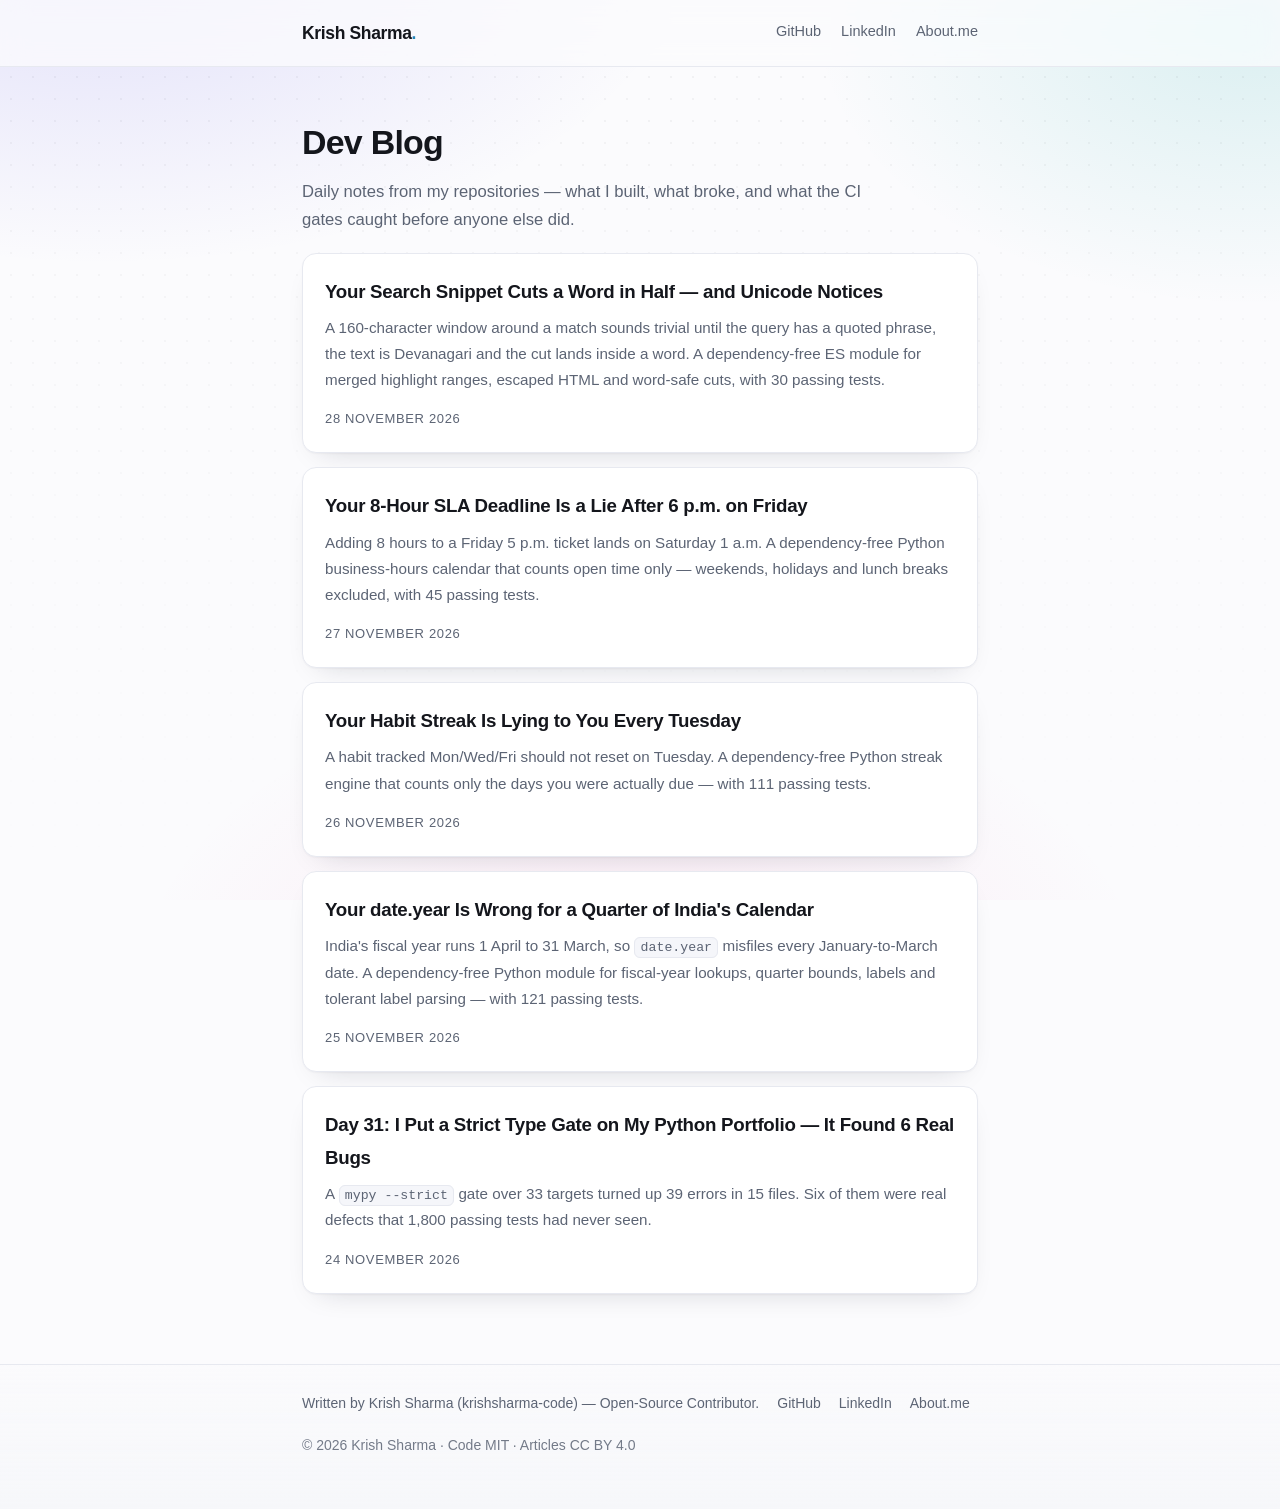
<file: index.html>
<!DOCTYPE html>
<html lang="en">
<head>
<meta charset="utf-8">
<meta name="viewport" content="width=device-width, initial-scale=1">
<title>Krish Sharma — Dev Blog</title>
<meta name="description" content="Daily engineering notes from Krish Sharma (krishsharma-code): Python, open source, CI gates and the things that break.">
<link rel="canonical" href="https://krishsharma-code.github.io/">
<link rel="stylesheet" href="/assets/style.css">
<meta property="og:title" content="Krish Sharma — Dev Blog">
<meta property="og:description" content="Daily engineering notes from Krish Sharma (krishsharma-code): Python, open source, CI gates and the things that break.">
<meta property="og:type" content="website">
<meta property="og:url" content="https://krishsharma-code.github.io/">
</head>
<body>

<header class="site">
  <div class="wrap">
    <a class="brand" href="/">Krish Sharma<span>.</span></a>
    <nav class="top">
      <a href="https://github.com/krishsharma-code">GitHub</a>
      <a href="https://www.linkedin.com/in/krish-sharma07">LinkedIn</a>
      <a href="https://about.me/krishsharma-code">About.me</a>
    </nav>
  </div>
</header>

<main class="wrap">
  <h1>Dev Blog</h1>
  <p class="lede">Daily notes from my repositories — what I built, what broke, and what the CI gates caught before anyone else did.</p>

  <ul class="post-list">
    <li>
      <a class="title" href="/posts/snippet-kit-search-snippets-js.html">Your Search Snippet Cuts a Word in Half — and Unicode Notices</a>
      <p>A 160-character window around a match sounds trivial until the query has a quoted phrase, the text is Devanagari and the cut lands inside a word. A dependency-free ES module for merged highlight ranges, escaped HTML and word-safe cuts, with 30 passing tests.</p>
      <span class="date">28 November 2026</span>
    </li>
    <li>
      <a class="title" href="/posts/business-hours-sla-deadline-python.html">Your 8-Hour SLA Deadline Is a Lie After 6 p.m. on Friday</a>
      <p>Adding 8 hours to a Friday 5 p.m. ticket lands on Saturday 1 a.m. A dependency-free Python business-hours calendar that counts open time only — weekends, holidays and lunch breaks excluded, with 45 passing tests.</p>
      <span class="date">27 November 2026</span>
    </li>
    <li>
      <a class="title" href="/posts/weekday-aware-habit-streaks-python.html">Your Habit Streak Is Lying to You Every Tuesday</a>
      <p>A habit tracked Mon/Wed/Fri should not reset on Tuesday. A dependency-free Python streak engine that counts only the days you were actually due — with 111 passing tests.</p>
      <span class="date">26 November 2026</span>
    </li>
    <li>
      <a class="title" href="/posts/indian-fiscal-year-python-april-march.html">Your date.year Is Wrong for a Quarter of India's Calendar</a>
      <p>India's fiscal year runs 1 April to 31 March, so <code>date.year</code> misfiles every January-to-March date. A dependency-free Python module for fiscal-year lookups, quarter bounds, labels and tolerant label parsing — with 121 passing tests.</p>
      <span class="date">25 November 2026</span>
    </li>
    <li>
      <a class="title" href="/posts/day-31-mypy-strict-type-gate.html">Day 31: I Put a Strict Type Gate on My Python Portfolio — It Found 6 Real Bugs</a>
      <p>A <code>mypy --strict</code> gate over 33 targets turned up 39 errors in 15 files. Six of them were real defects that 1,800 passing tests had never seen.</p>
      <span class="date">24 November 2026</span>
    </li>
  </ul>
</main>

<footer class="site">
  <div class="wrap">
    <span>Written by Krish Sharma (krishsharma-code) — Open-Source Contributor.</span>
    <a href="https://github.com/krishsharma-code">GitHub</a>
    <a href="https://www.linkedin.com/in/krish-sharma07">LinkedIn</a>
    <a href="https://about.me/krishsharma-code">About.me</a>
    <span class="license">&copy; 2026 Krish Sharma &middot; Code <a href="https://github.com/krishsharma-code/krishsharma-code.github.io/blob/main/LICENSE">MIT</a> &middot; Articles <a href="https://github.com/krishsharma-code/krishsharma-code.github.io/blob/main/LICENSE-CONTENT">CC BY 4.0</a></span>
  </div>
</footer>

</body>
</html>
</file>
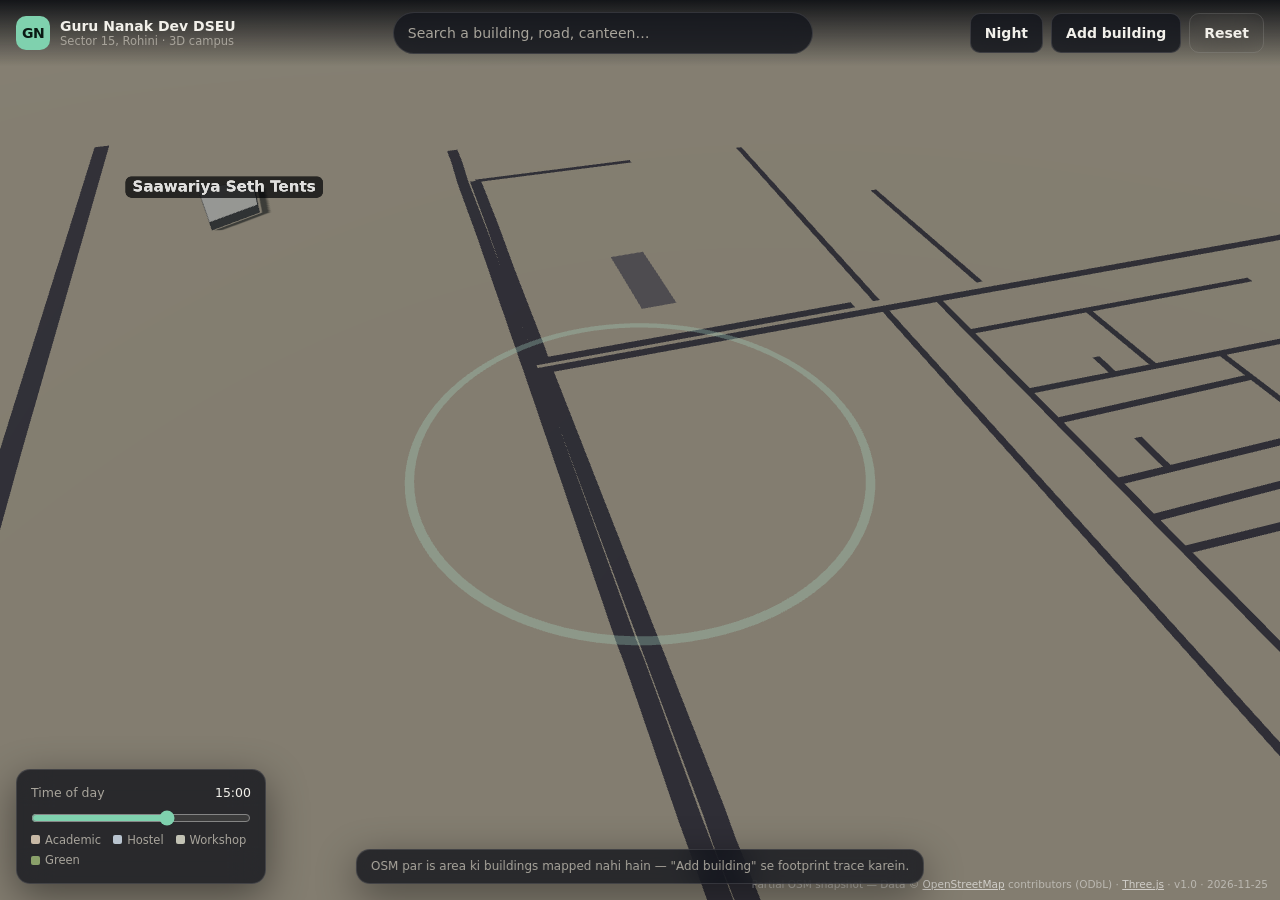
<file: gndit-campus-3d/index.html>
<!doctype html>
<html lang="en">
<head>
<meta charset="utf-8" />
<meta name="viewport" content="width=device-width, initial-scale=1, viewport-fit=cover" />
<title>Guru Nanak Dev DSEU Campus — 3D map</title>
<meta name="description" content="Interactive 3D map of the Guru Nanak Dev DSEU Campus, Sector 15 Rohini, Delhi. Built with OpenStreetMap data and Three.js." />
<link rel="stylesheet" href="assets/style.css?v=1" />
<script type="importmap">
{
  "imports": {
    "three": "./assets/vendor/three.module.js",
    "three/addons/": "./assets/vendor/"
  }
}
</script>
</head>
<body>

<canvas id="scene"></canvas>

<header id="topbar">
  <div class="brand">
    <span class="brand-mark">GN</span>
    <span class="brand-text">
      <strong>Guru Nanak Dev DSEU</strong>
      <em>Sector 15, Rohini · 3D campus</em>
    </span>
  </div>

  <div class="search">
    <input id="search" type="search" autocomplete="off" spellcheck="false"
           placeholder="Search a building, road, canteen…" aria-label="Search campus" />
    <ul id="suggest" role="listbox" hidden></ul>
  </div>

  <nav class="actions">
    <button id="btn-daynight" class="btn" title="Switch between day and night">Night</button>
    <button id="btn-trace" class="btn" title="Draw a missing building footprint">Add building</button>
    <button id="btn-export" class="btn" title="Download the buildings you added" hidden>Export</button>
    <button id="btn-reset" class="btn ghost" title="Back to the default view">Reset</button>
  </nav>
</header>

<aside id="panel" class="card" hidden>
  <button class="close" id="panel-close" aria-label="Close">×</button>
  <h2 id="panel-title">Building</h2>
  <p id="panel-sub" class="muted"></p>
  <dl id="panel-facts"></dl>
  <button id="panel-focus" class="btn small">Fly to it</button>
</aside>

<section id="trace-card" class="card" hidden>
  <h2>Add a building footprint</h2>
  <ol class="steps">
    <li>Map par building ke corners par click karein (min 3 points).</li>
    <li><kbd>Enter</kbd> dabaayein ya <b>Finish</b> — polygon band ho jayega.</li>
    <li>Naam aur floors bharein, phir <b>Save</b>.</li>
  </ol>
  <p class="muted small">Tip: pehle scroll se zoom in karein, tab corners click karein — chhoti building ke liye zyada zoom behtar hai.</p>
  <p class="muted small">Points: <span id="trace-count">0</span></p>
  <div class="row">
    <button id="trace-undo" class="btn small ghost">Undo point</button>
    <button id="trace-finish" class="btn small">Finish</button>
    <button id="trace-cancel" class="btn small ghost">Cancel</button>
  </div>
  <form id="trace-form" hidden>
    <label>Name <input id="trace-name" placeholder="e.g. Mechanical Workshop" required /></label>
    <label>Kind
      <select id="trace-kind">
        <option value="academic">Academic / classroom</option>
        <option value="workshop">Workshop / lab</option>
        <option value="hostel">Hostel</option>
        <option value="office">Office / admin</option>
        <option value="food">Canteen / food</option>
        <option value="health">Health / medical</option>
        <option value="sports">Sports</option>
        <option value="building">Other</option>
      </select>
    </label>
    <label>Floors <input id="trace-levels" type="number" min="1" max="30" value="2" /></label>
    <div class="row">
      <button type="submit" class="btn small">Save building</button>
      <button type="button" id="trace-discard" class="btn small ghost">Discard</button>
    </div>
  </form>
</section>

<div id="clock" class="card">
  <label for="hour">Time of day <output id="hour-out">15:00</output></label>
  <input id="hour" type="range" min="0" max="24" step="0.25" value="15" />
  <div class="legend">
    <span><i style="background:#c8b9a6"></i>Academic</span>
    <span><i style="background:#b9c4cf"></i>Hostel</span>
    <span><i style="background:#c2c2b4"></i>Workshop</span>
    <span><i style="background:#8aa06a"></i>Green</span>
  </div>
</div>

<div id="hint" class="card small">Drag to orbit · scroll to zoom · right-drag to pan · click a building</div>

<footer id="credit">
  <span id="data-note"></span>
  Data © <a href="https://www.openstreetmap.org/copyright" target="_blank" rel="noopener">OpenStreetMap</a> contributors (ODbL) ·
  <a href="https://threejs.org" target="_blank" rel="noopener">Three.js</a> ·
  <span id="build-stamp">v1.0</span>
</footer>

<div id="loader">
  <div class="loader-box">
    <div class="spinner"></div>
    <p id="loader-text">Campus load ho raha hai…</p>
  </div>
</div>

<script type="module" src="assets/app.js?v=1"></script>
</body>
</html>
</file>
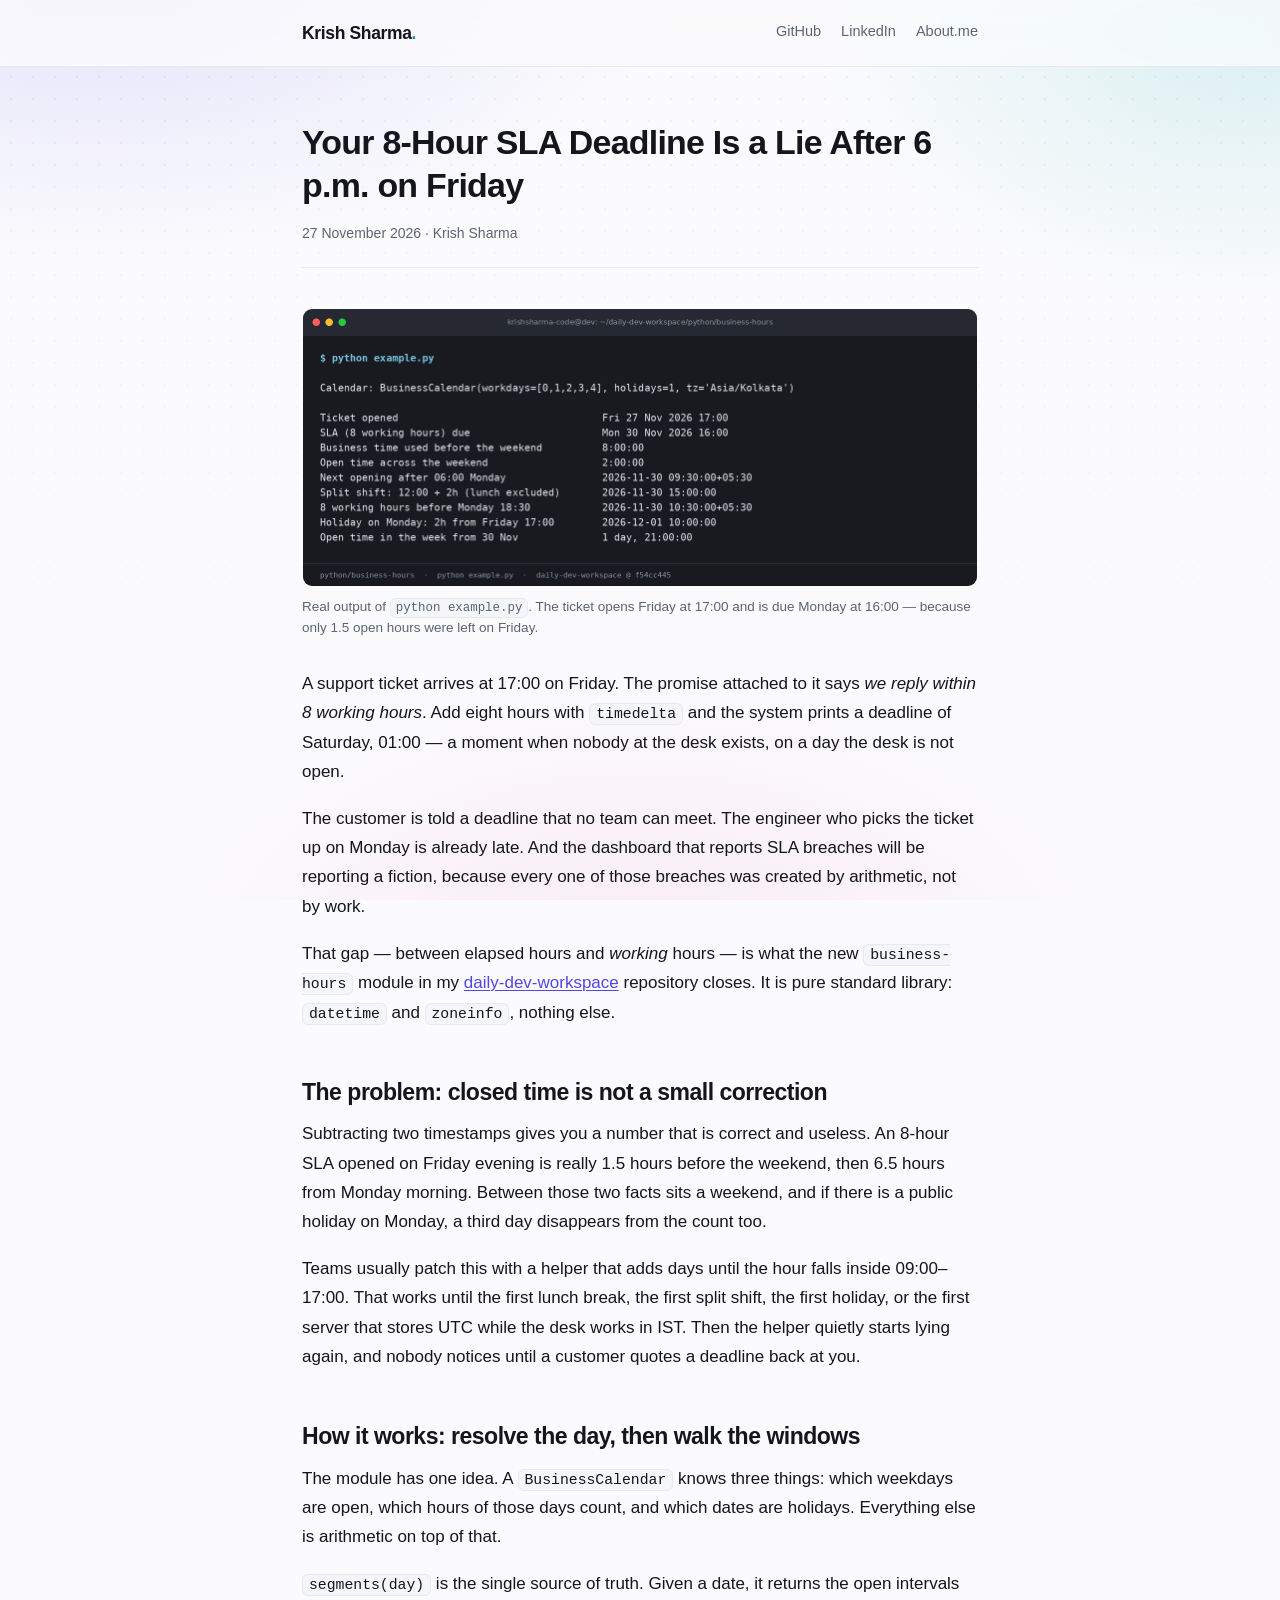
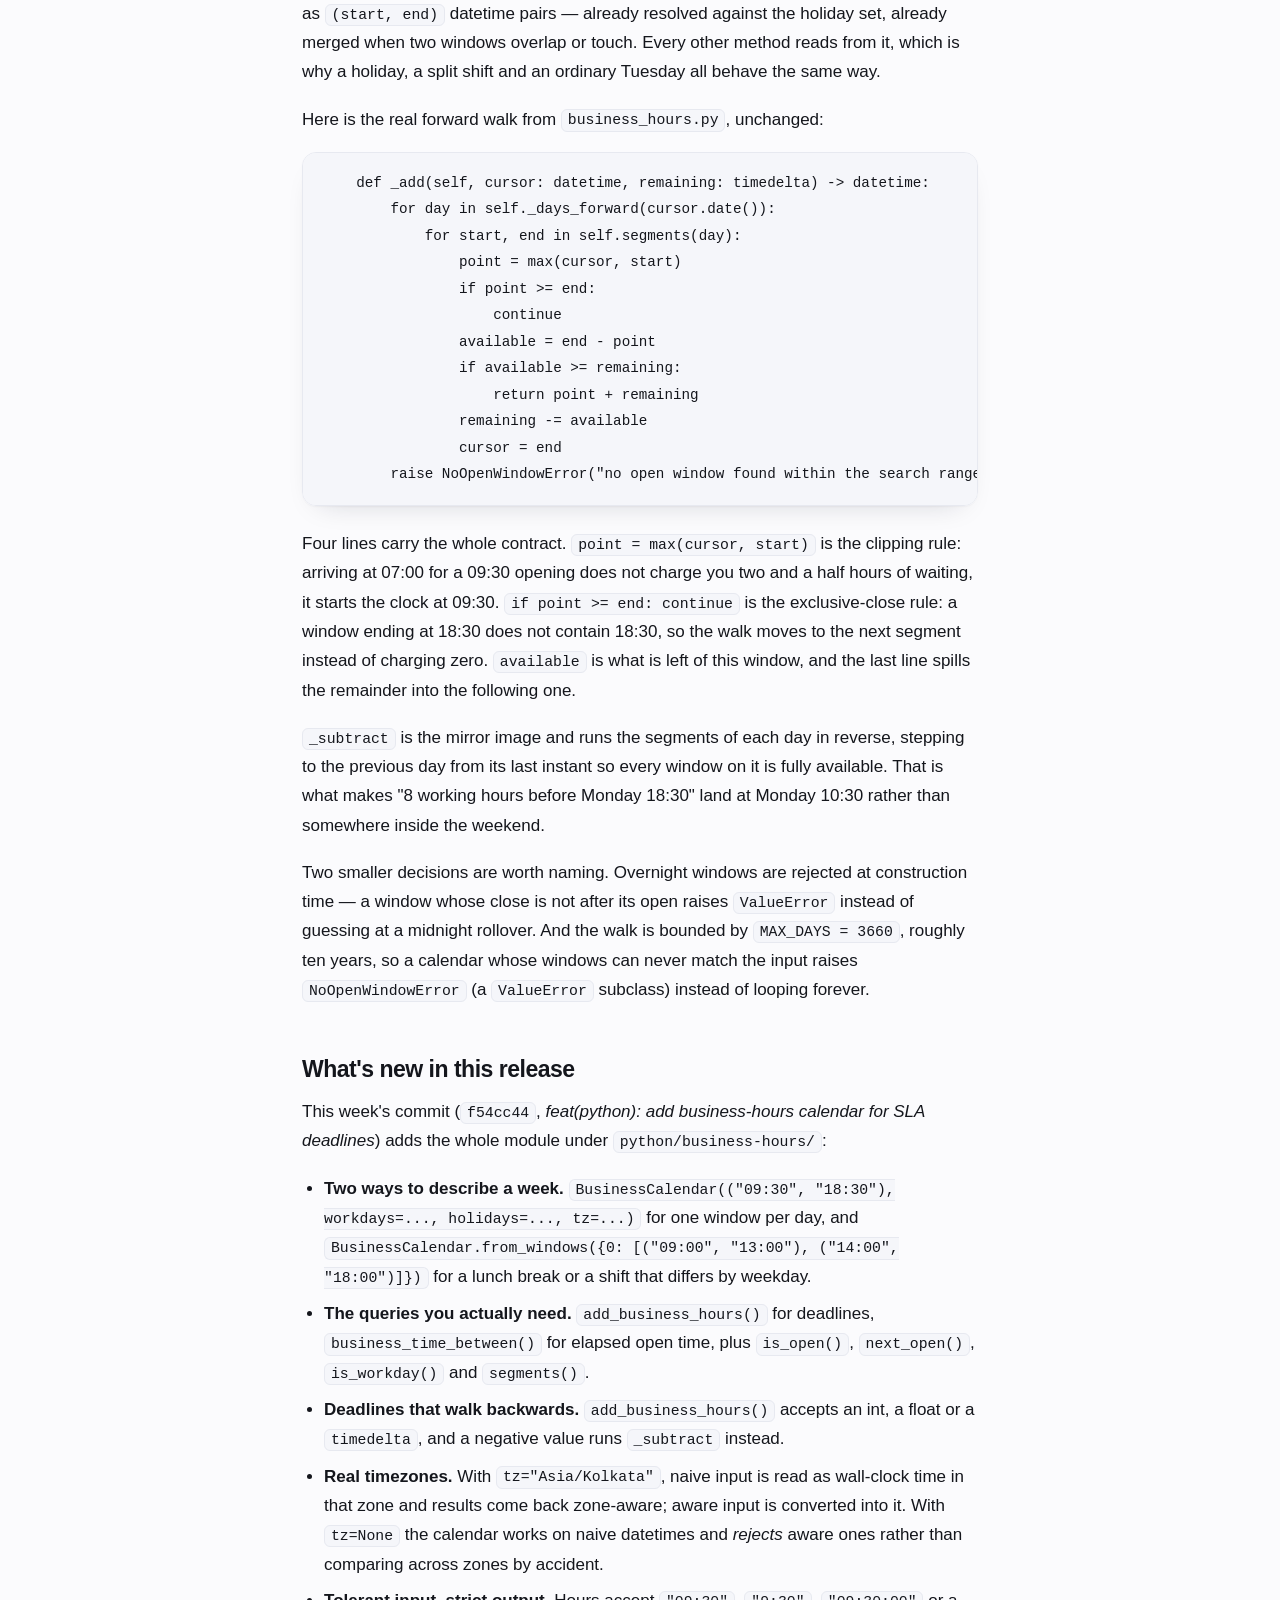
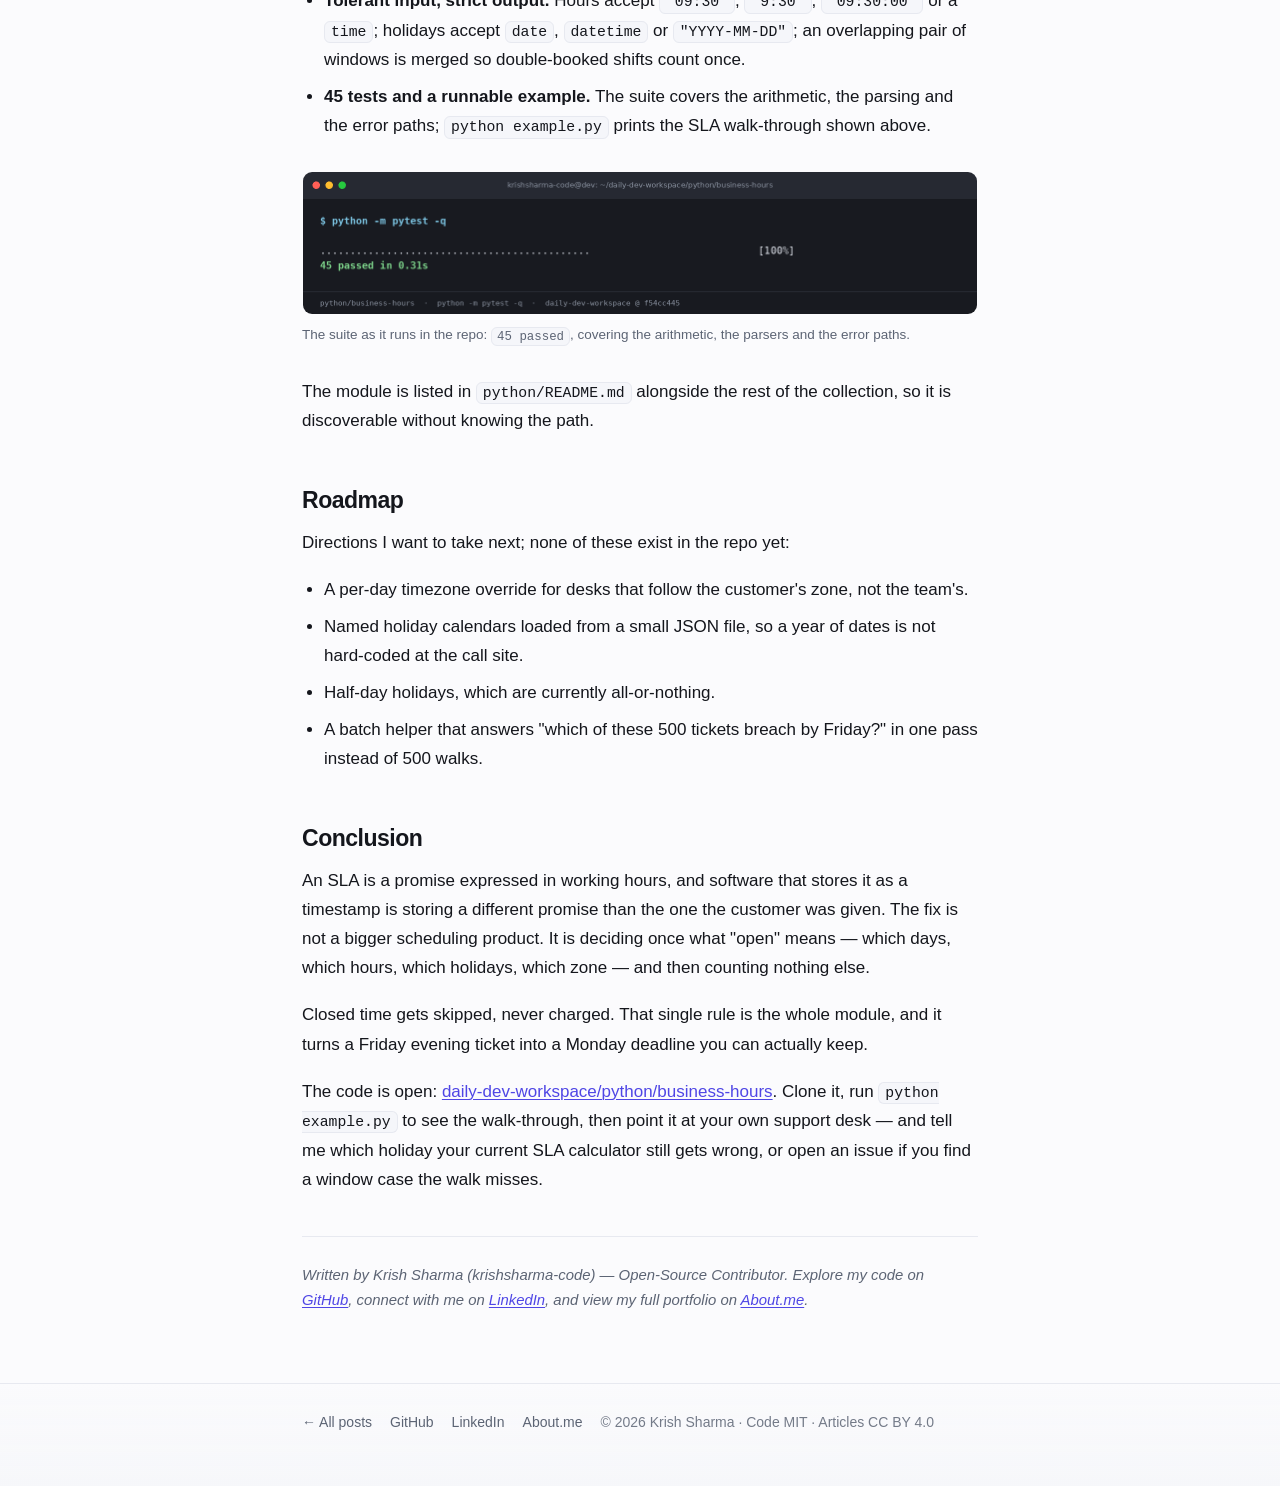
<file: posts/business-hours-sla-deadline-python.html>
<!DOCTYPE html>
<html lang="en">
<head>
<meta charset="utf-8">
<meta name="viewport" content="width=device-width, initial-scale=1">
<title>Your 8-Hour SLA Deadline Is a Lie After 6 p.m. on Friday</title>
<meta name="description" content="A dependency-free Python business-hours calendar that skips weekends, holidays and lunch breaks when computing SLA deadlines, with 45 passing tests.">
<link rel="canonical" href="https://krishsharma-code.github.io/posts/business-hours-sla-deadline-python.html">
<link rel="stylesheet" href="/assets/style.css">
<meta property="og:title" content="Your 8-Hour SLA Deadline Is a Lie After 6 p.m. on Friday">
<meta property="og:description" content="Adding 8 hours to a Friday 5 p.m. ticket lands on Saturday 1 a.m. A stdlib-only Python calendar that counts open time only — weekends, holidays and lunch breaks excluded.">
<meta property="og:type" content="article">
<meta property="og:url" content="https://krishsharma-code.github.io/posts/business-hours-sla-deadline-python.html">
<meta property="og:image" content="https://krishsharma-code.github.io/assets/img/business-hours-sla-demo.png">
<meta property="og:image:width" content="1352">
<meta property="og:image:height" content="556">
<meta property="og:image:alt" content="Terminal output of python example.py from the business-hours module, showing an 8 working-hour SLA on a ticket opened Friday 17:00 falling due Monday 16:00">
<meta name="twitter:card" content="summary_large_image">
<meta property="article:published_time" content="2026-11-27">
<meta name="author" content="Krish Sharma">
<script type="application/ld+json">
{
  "@context": "https://schema.org",
  "@type": "BlogPosting",
  "headline": "Your 8-Hour SLA Deadline Is a Lie After 6 p.m. on Friday",
  "description": "A dependency-free Python business-hours calendar that skips weekends, holidays and lunch breaks when computing SLA deadlines, with 45 passing tests.",
  "datePublished": "2026-11-27",
  "author": {
    "@type": "Person",
    "name": "Krish Sharma",
    "url": "https://about.me/krishsharma-code",
    "sameAs": [
      "https://github.com/krishsharma-code",
      "https://www.linkedin.com/in/krish-sharma07"
    ]
  },
  "mainEntityOfPage": "https://krishsharma-code.github.io/posts/business-hours-sla-deadline-python.html"
}
</script>
</head>
<body>

<header class="site">
  <div class="wrap">
    <a class="brand" href="/">Krish Sharma<span>.</span></a>
    <nav class="top">
      <a href="https://github.com/krishsharma-code">GitHub</a>
      <a href="https://www.linkedin.com/in/krish-sharma07">LinkedIn</a>
      <a href="https://about.me/krishsharma-code">About.me</a>
    </nav>
  </div>
</header>

<main class="wrap">
  <article>
    <h1>Your 8-Hour SLA Deadline Is a Lie After 6 p.m. on Friday</h1>
    <p class="meta"><time datetime="2026-11-27">27 November 2026</time> · Krish Sharma</p>

    <figure>
      <img src="/assets/img/business-hours-sla-demo.png" width="676" height="278" loading="eager"
           alt="Terminal output of python example.py from the business-hours module: a calendar of Monday to Friday 09:30 to 18:30 in Asia/Kolkata with one holiday, a ticket opened Fri 27 Nov 2026 17:00 with an 8 working-hour SLA due Mon 30 Nov 2026 16:00, open time across the weekend of 2:00:00, next opening after 06:00 Monday at 2026-11-30 09:30:00+05:30, a split shift with the lunch break excluded landing at 2026-11-30 15:00:00, a backwards walk to 2026-11-30 10:30:00+05:30, a holiday pushing a deadline to 2026-12-01 10:00:00, and 1 day 21:00:00 of open time in the week.">
      <figcaption>Real output of <code>python example.py</code>. The ticket opens Friday at 17:00 and is due Monday at 16:00 — because only 1.5 open hours were left on Friday.</figcaption>
    </figure>

    <p>A support ticket arrives at 17:00 on Friday. The promise attached to it says <em>we reply within 8 working hours</em>. Add eight hours with <code>timedelta</code> and the system prints a deadline of Saturday, 01:00 — a moment when nobody at the desk exists, on a day the desk is not open.</p>

    <p>The customer is told a deadline that no team can meet. The engineer who picks the ticket up on Monday is already late. And the dashboard that reports SLA breaches will be reporting a fiction, because every one of those breaches was created by arithmetic, not by work.</p>

    <p>That gap — between elapsed hours and <em>working</em> hours — is what the new <code>business-hours</code> module in my <a href="https://github.com/krishsharma-code/daily-dev-workspace">daily-dev-workspace</a> repository closes. It is pure standard library: <code>datetime</code> and <code>zoneinfo</code>, nothing else.</p>

    <h2>The problem: closed time is not a small correction</h2>

    <p>Subtracting two timestamps gives you a number that is correct and useless. An 8-hour SLA opened on Friday evening is really 1.5 hours before the weekend, then 6.5 hours from Monday morning. Between those two facts sits a weekend, and if there is a public holiday on Monday, a third day disappears from the count too.</p>

    <p>Teams usually patch this with a helper that adds days until the hour falls inside 09:00–17:00. That works until the first lunch break, the first split shift, the first holiday, or the first server that stores UTC while the desk works in IST. Then the helper quietly starts lying again, and nobody notices until a customer quotes a deadline back at you.</p>

    <h2>How it works: resolve the day, then walk the windows</h2>

    <p>The module has one idea. A <code>BusinessCalendar</code> knows three things: which weekdays are open, which hours of those days count, and which dates are holidays. Everything else is arithmetic on top of that.</p>

    <p><code>segments(day)</code> is the single source of truth. Given a date, it returns the open intervals as <code>(start, end)</code> datetime pairs — already resolved against the holiday set, already merged when two windows overlap or touch. Every other method reads from it, which is why a holiday, a split shift and an ordinary Tuesday all behave the same way.</p>

    <p>Here is the real forward walk from <code>business_hours.py</code>, unchanged:</p>

    <pre><code>    def _add(self, cursor: datetime, remaining: timedelta) -&gt; datetime:
        for day in self._days_forward(cursor.date()):
            for start, end in self.segments(day):
                point = max(cursor, start)
                if point &gt;= end:
                    continue
                available = end - point
                if available &gt;= remaining:
                    return point + remaining
                remaining -= available
                cursor = end
        raise NoOpenWindowError("no open window found within the search range")</code></pre>

    <p>Four lines carry the whole contract. <code>point = max(cursor, start)</code> is the clipping rule: arriving at 07:00 for a 09:30 opening does not charge you two and a half hours of waiting, it starts the clock at 09:30. <code>if point &gt;= end: continue</code> is the exclusive-close rule: a window ending at 18:30 does not contain 18:30, so the walk moves to the next segment instead of charging zero. <code>available</code> is what is left of this window, and the last line spills the remainder into the following one.</p>

    <p><code>_subtract</code> is the mirror image and runs the segments of each day in reverse, stepping to the previous day from its last instant so every window on it is fully available. That is what makes "8 working hours before Monday 18:30" land at Monday 10:30 rather than somewhere inside the weekend.</p>

    <p>Two smaller decisions are worth naming. Overnight windows are rejected at construction time — a window whose close is not after its open raises <code>ValueError</code> instead of guessing at a midnight rollover. And the walk is bounded by <code>MAX_DAYS = 3660</code>, roughly ten years, so a calendar whose windows can never match the input raises <code>NoOpenWindowError</code> (a <code>ValueError</code> subclass) instead of looping forever.</p>

    <h2>What's new in this release</h2>

    <p>This week's commit (<code>f54cc44</code>, <em>feat(python): add business-hours calendar for SLA deadlines</em>) adds the whole module under <code>python/business-hours/</code>:</p>

    <ul>
      <li><strong>Two ways to describe a week.</strong> <code>BusinessCalendar(("09:30", "18:30"), workdays=..., holidays=..., tz=...)</code> for one window per day, and <code>BusinessCalendar.from_windows({0: [("09:00", "13:00"), ("14:00", "18:00")]})</code> for a lunch break or a shift that differs by weekday.</li>
      <li><strong>The queries you actually need.</strong> <code>add_business_hours()</code> for deadlines, <code>business_time_between()</code> for elapsed open time, plus <code>is_open()</code>, <code>next_open()</code>, <code>is_workday()</code> and <code>segments()</code>.</li>
      <li><strong>Deadlines that walk backwards.</strong> <code>add_business_hours()</code> accepts an int, a float or a <code>timedelta</code>, and a negative value runs <code>_subtract</code> instead.</li>
      <li><strong>Real timezones.</strong> With <code>tz="Asia/Kolkata"</code>, naive input is read as wall-clock time in that zone and results come back zone-aware; aware input is converted into it. With <code>tz=None</code> the calendar works on naive datetimes and <em>rejects</em> aware ones rather than comparing across zones by accident.</li>
      <li><strong>Tolerant input, strict output.</strong> Hours accept <code>"09:30"</code>, <code>"9:30"</code>, <code>"09:30:00"</code> or a <code>time</code>; holidays accept <code>date</code>, <code>datetime</code> or <code>"YYYY-MM-DD"</code>; an overlapping pair of windows is merged so double-booked shifts count once.</li>
      <li><strong>45 tests and a runnable example.</strong> The suite covers the arithmetic, the parsing and the error paths; <code>python example.py</code> prints the SLA walk-through shown above.</li>
    </ul>

    <figure>
      <img src="/assets/img/business-hours-sla-tests.png" width="676" height="143" loading="lazy"
           alt="Terminal showing python -m pytest -q in the business-hours folder, ending with 45 passed in 0.31s.">
      <figcaption>The suite as it runs in the repo: <code>45 passed</code>, covering the arithmetic, the parsers and the error paths.</figcaption>
    </figure>

    <p>The module is listed in <code>python/README.md</code> alongside the rest of the collection, so it is discoverable without knowing the path.</p>

    <h2>Roadmap</h2>

    <p>Directions I want to take next; none of these exist in the repo yet:</p>

    <ul>
      <li>A per-day timezone override for desks that follow the customer's zone, not the team's.</li>
      <li>Named holiday calendars loaded from a small JSON file, so a year of dates is not hard-coded at the call site.</li>
      <li>Half-day holidays, which are currently all-or-nothing.</li>
      <li>A batch helper that answers "which of these 500 tickets breach by Friday?" in one pass instead of 500 walks.</li>
    </ul>

    <h2>Conclusion</h2>

    <p>An SLA is a promise expressed in working hours, and software that stores it as a timestamp is storing a different promise than the one the customer was given. The fix is not a bigger scheduling product. It is deciding once what "open" means — which days, which hours, which holidays, which zone — and then counting nothing else.</p>

    <p>Closed time gets skipped, never charged. That single rule is the whole module, and it turns a Friday evening ticket into a Monday deadline you can actually keep.</p>

    <p>The code is open: <a href="https://github.com/krishsharma-code/daily-dev-workspace/tree/main/python/business-hours">daily-dev-workspace/python/business-hours</a>. Clone it, run <code>python example.py</code> to see the walk-through, then point it at your own support desk — and tell me which holiday your current SLA calculator still gets wrong, or open an issue if you find a window case the walk misses.</p>

    <hr>

    <p class="bio">Written by Krish Sharma (krishsharma-code) — Open-Source Contributor. Explore my code on <a href="https://github.com/krishsharma-code">GitHub</a>, connect with me on <a href="https://www.linkedin.com/in/krish-sharma07">LinkedIn</a>, and view my full portfolio on <a href="https://about.me/krishsharma-code">About.me</a>.</p>
  </article>
</main>

<footer class="site">
  <div class="wrap">
    <a href="/">← All posts</a>
    <a href="https://github.com/krishsharma-code">GitHub</a>
    <a href="https://www.linkedin.com/in/krish-sharma07">LinkedIn</a>
    <a href="https://about.me/krishsharma-code">About.me</a>
    <span class="license">&copy; 2026 Krish Sharma &middot; Code <a href="https://github.com/krishsharma-code/krishsharma-code.github.io/blob/main/LICENSE">MIT</a> &middot; Articles <a href="https://github.com/krishsharma-code/krishsharma-code.github.io/blob/main/LICENSE-CONTENT">CC BY 4.0</a></span>
  </div>
</footer>

</body>
</html>
</file>
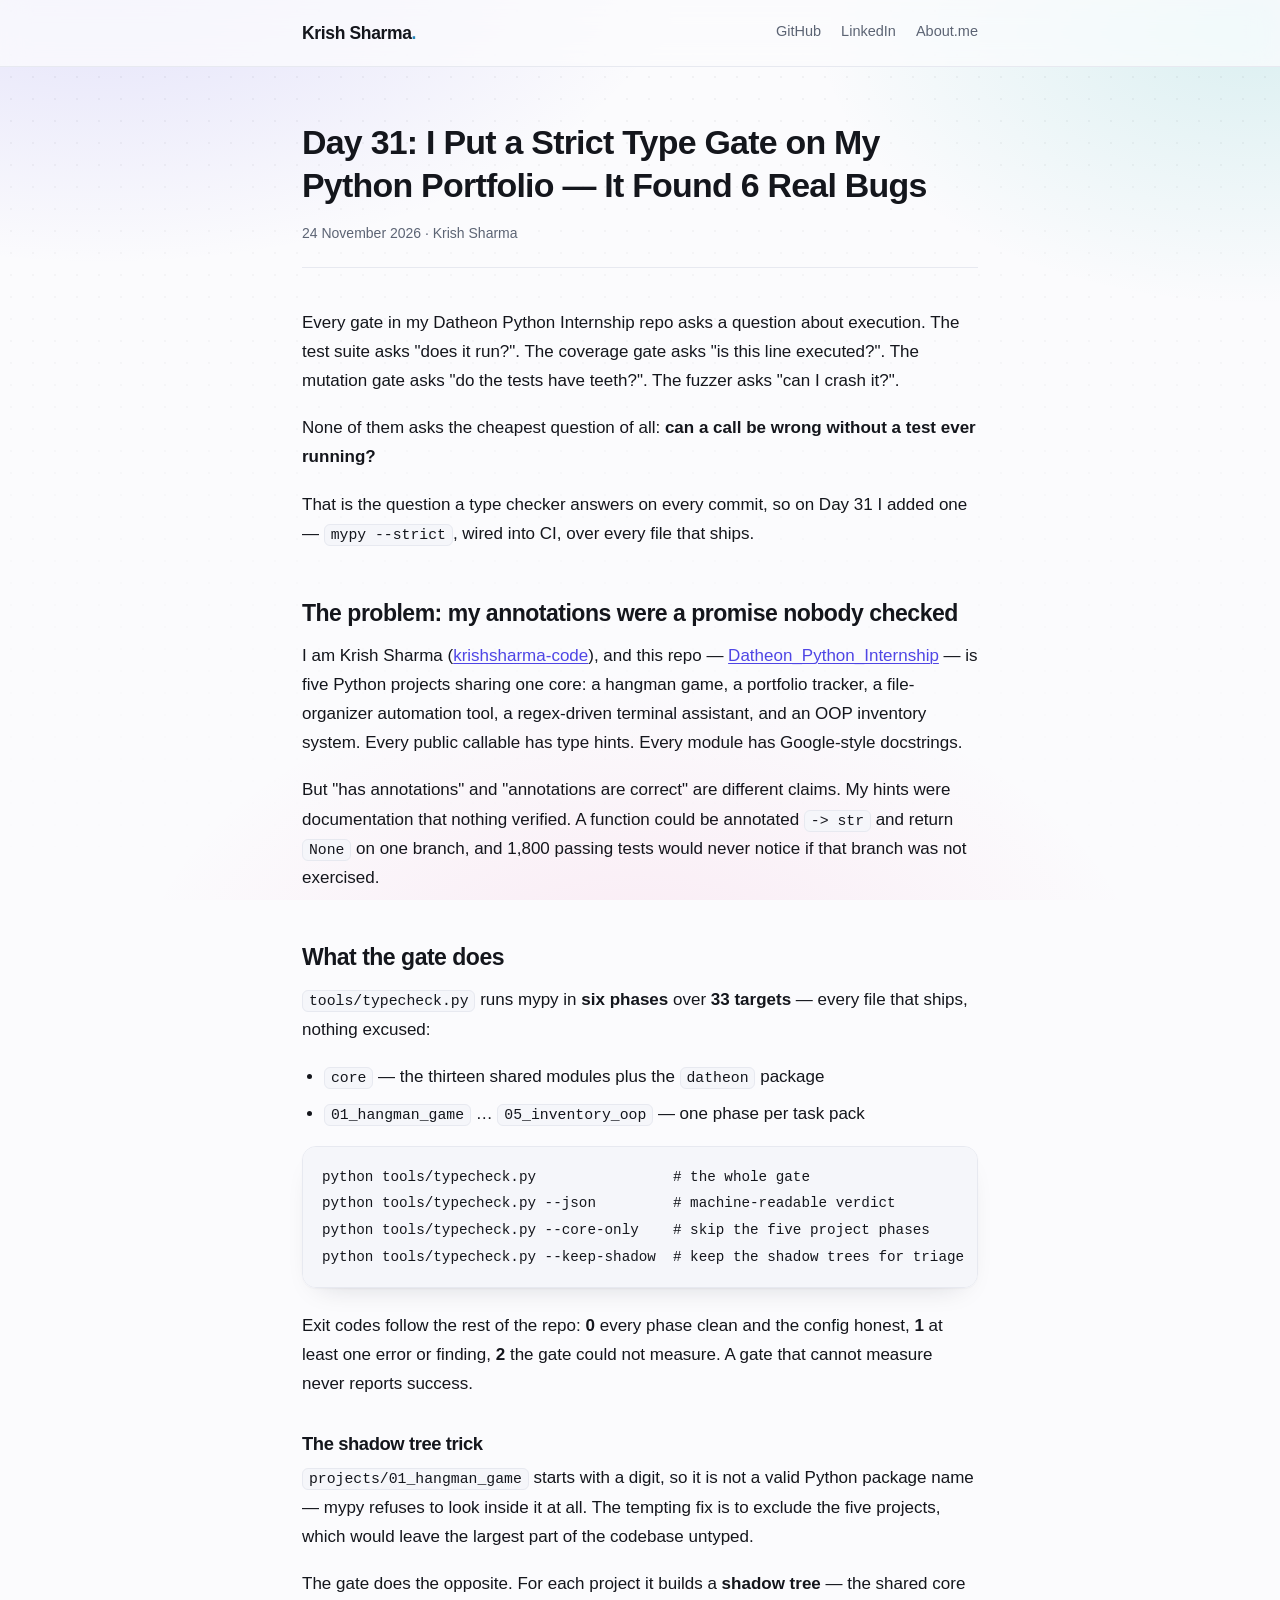
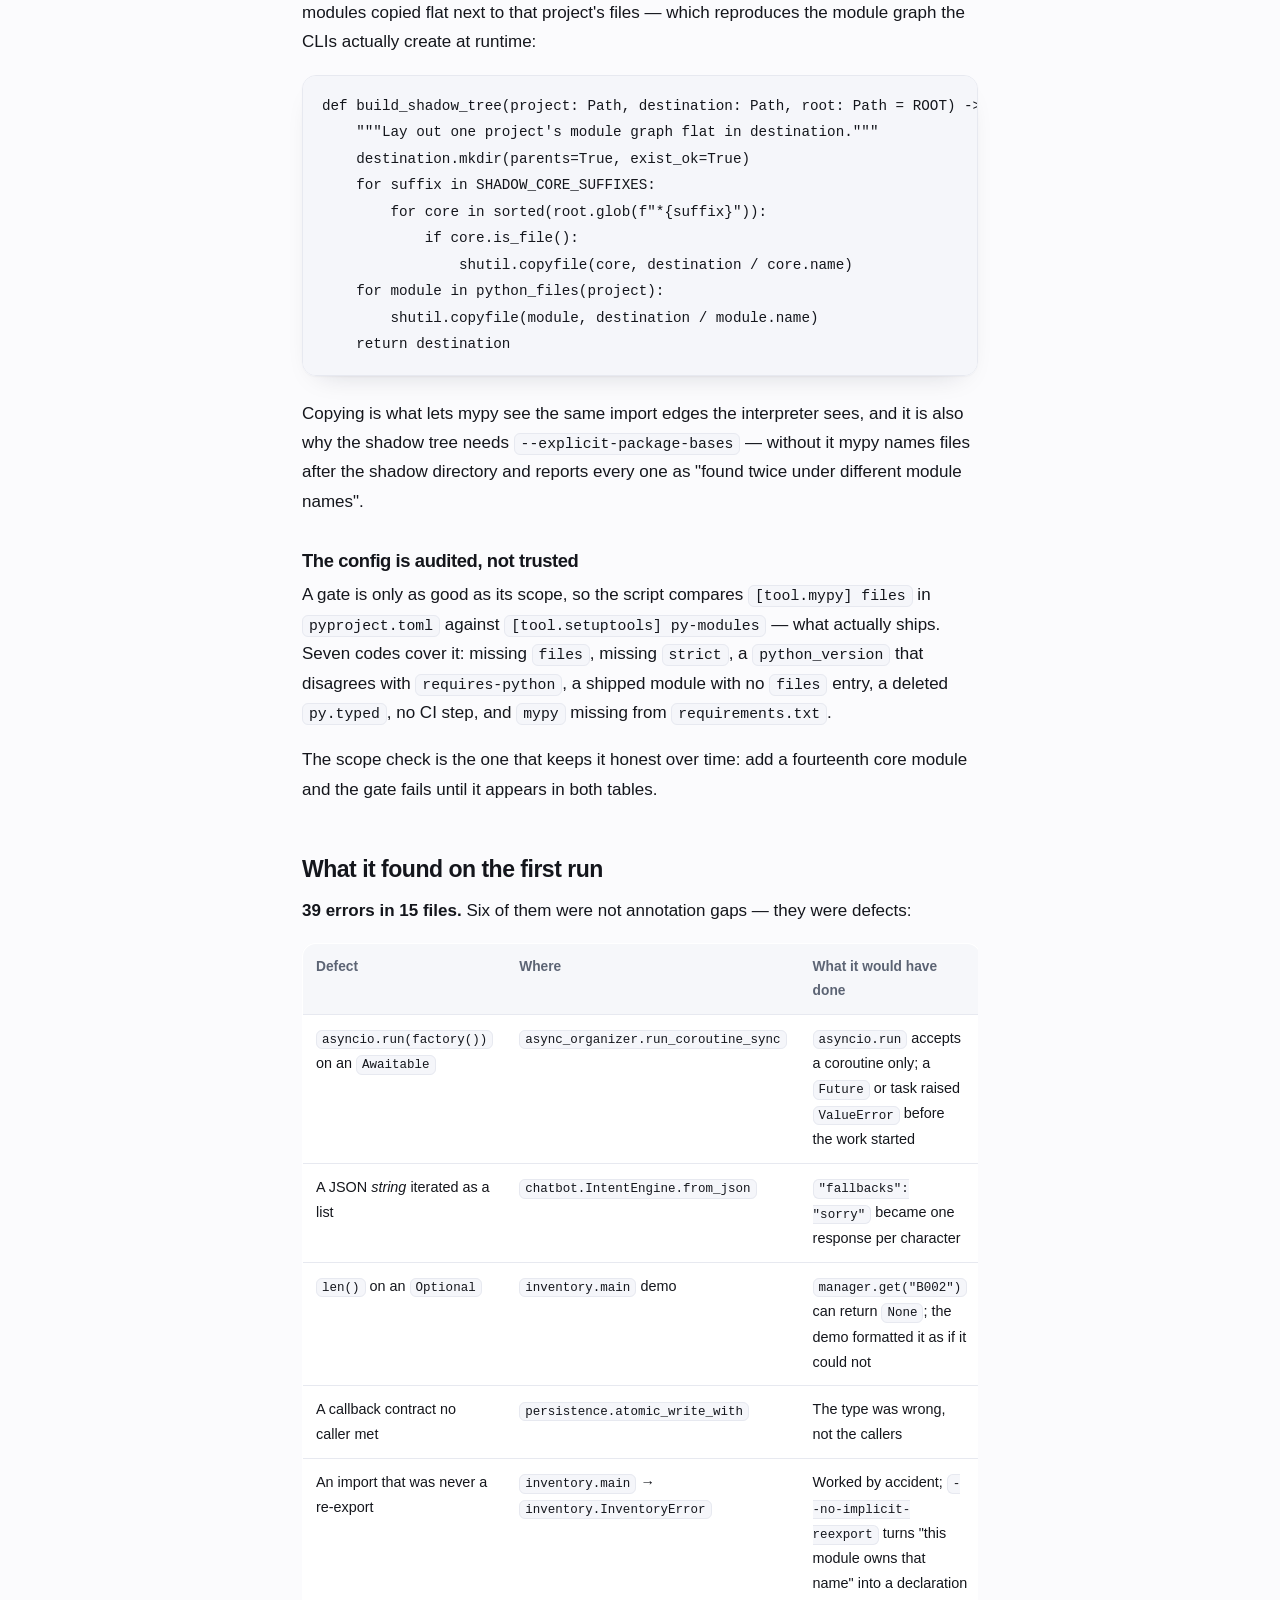
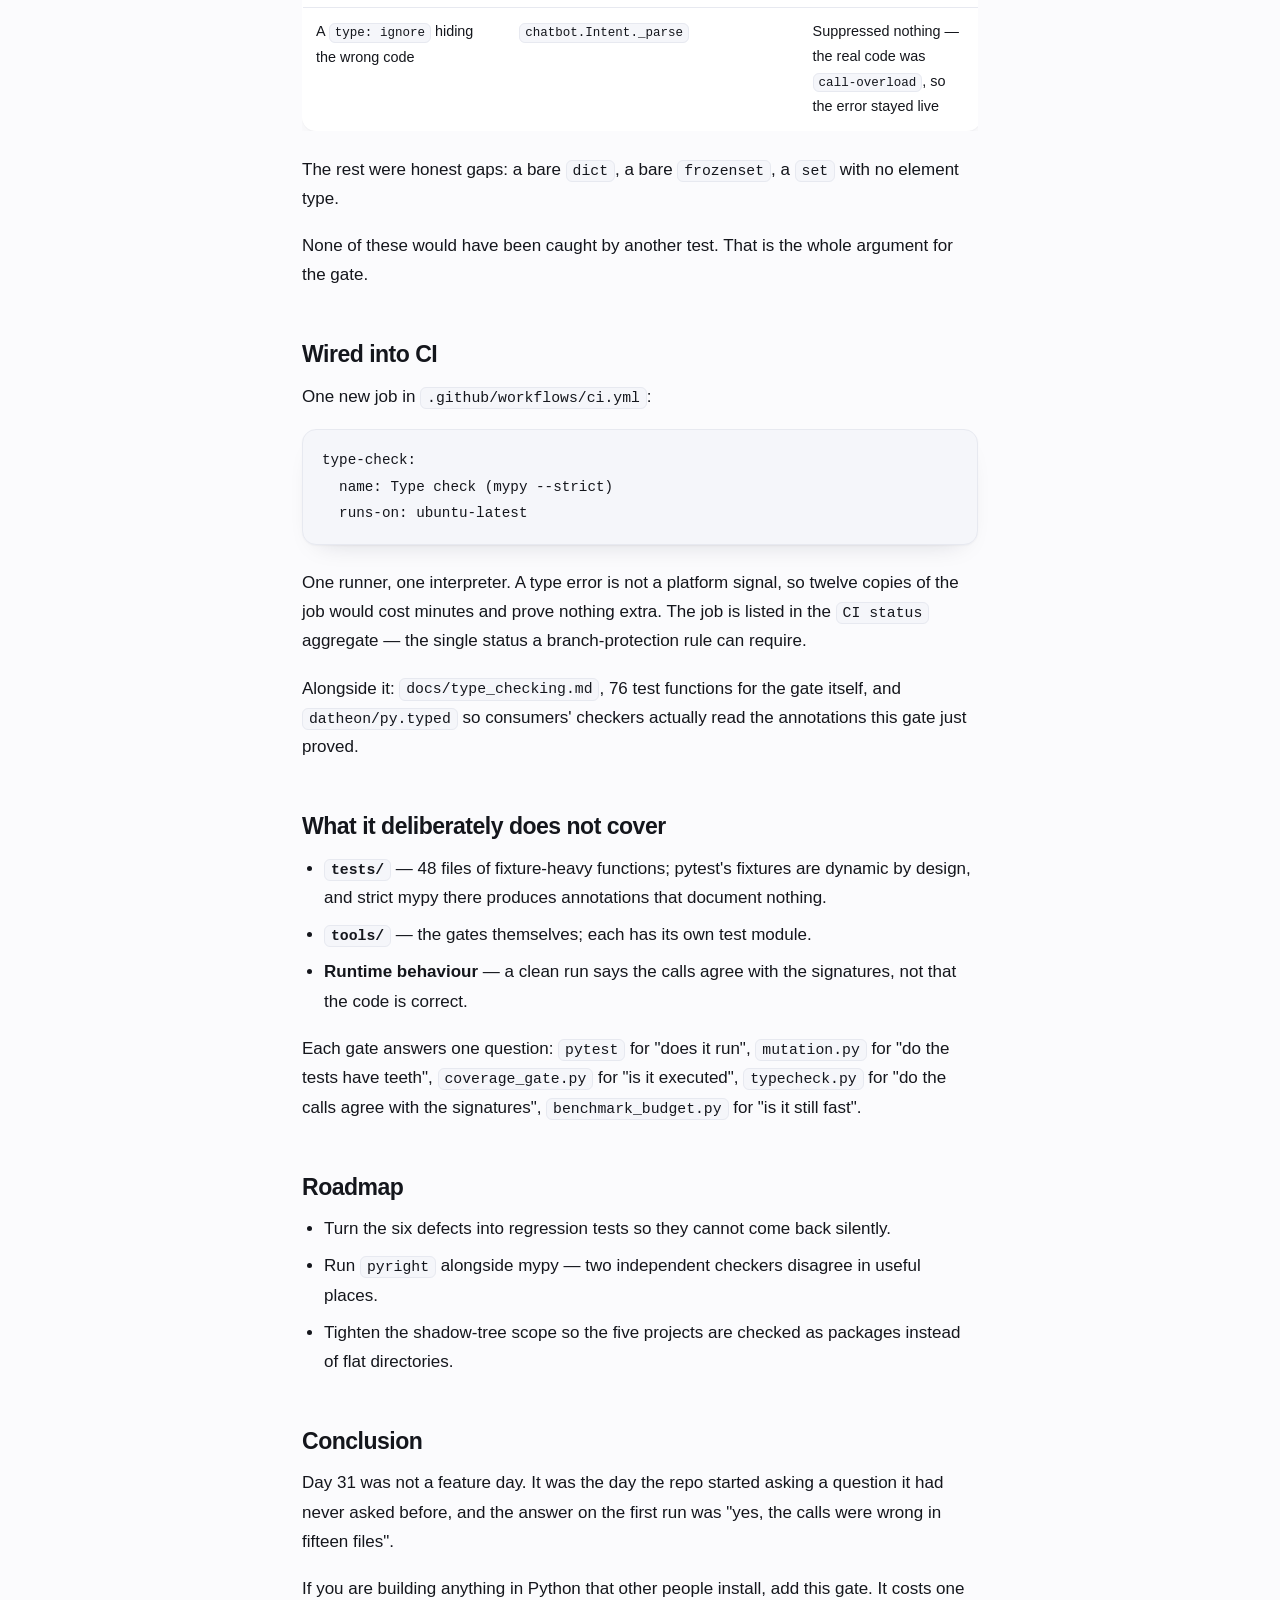
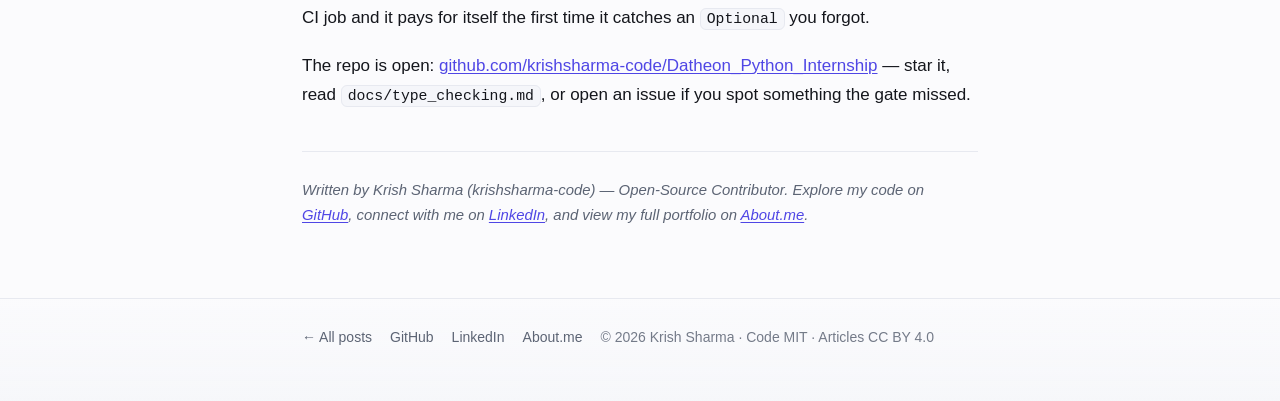
<file: posts/day-31-mypy-strict-type-gate.html>
<!DOCTYPE html>
<html lang="en">
<head>
<meta charset="utf-8">
<meta name="viewport" content="width=device-width, initial-scale=1">
<title>Day 31: I Put a Strict Type Gate on My Python Portfolio — It Found 6 Real Bugs</title>
<meta name="description" content="Day 31 of my Datheon Python internship: a mypy --strict gate over 33 targets found 39 errors and six real bugs before any test could.">
<link rel="canonical" href="https://krishsharma-code.github.io/posts/day-31-mypy-strict-type-gate.html">
<link rel="stylesheet" href="/assets/style.css">
<meta property="og:title" content="Day 31: I Put a Strict Type Gate on My Python Portfolio — It Found 6 Real Bugs">
<meta property="og:description" content="A mypy --strict gate over 33 targets found 39 errors in 15 files. Six were real defects that 1,800 passing tests never saw.">
<meta property="og:type" content="article">
<meta property="og:url" content="https://krishsharma-code.github.io/posts/day-31-mypy-strict-type-gate.html">
<meta property="article:published_time" content="2026-11-24">
<meta name="author" content="Krish Sharma">
<script type="application/ld+json">
{
  "@context": "https://schema.org",
  "@type": "BlogPosting",
  "headline": "Day 31: I Put a Strict Type Gate on My Python Portfolio — It Found 6 Real Bugs",
  "description": "Day 31 of my Datheon Python internship: a mypy --strict gate over 33 targets found 39 errors and six real bugs before any test could.",
  "datePublished": "2026-11-24",
  "author": {
    "@type": "Person",
    "name": "Krish Sharma",
    "url": "https://about.me/krishsharma-code",
    "sameAs": [
      "https://github.com/krishsharma-code",
      "https://www.linkedin.com/in/krish-sharma07"
    ]
  },
  "mainEntityOfPage": "https://krishsharma-code.github.io/posts/day-31-mypy-strict-type-gate.html"
}
</script>
</head>
<body>

<header class="site">
  <div class="wrap">
    <a class="brand" href="/">Krish Sharma<span>.</span></a>
    <nav class="top">
      <a href="https://github.com/krishsharma-code">GitHub</a>
      <a href="https://www.linkedin.com/in/krish-sharma07">LinkedIn</a>
      <a href="https://about.me/krishsharma-code">About.me</a>
    </nav>
  </div>
</header>

<main class="wrap">
  <article>
    <h1>Day 31: I Put a Strict Type Gate on My Python Portfolio — It Found 6 Real Bugs</h1>
    <p class="meta"><time datetime="2026-11-24">24 November 2026</time> · Krish Sharma</p>

    <p>Every gate in my Datheon Python Internship repo asks a question about execution. The test suite asks "does it run?". The coverage gate asks "is this line executed?". The mutation gate asks "do the tests have teeth?". The fuzzer asks "can I crash it?".</p>

    <p>None of them asks the cheapest question of all: <strong>can a call be wrong without a test ever running?</strong></p>

    <p>That is the question a type checker answers on every commit, so on Day 31 I added one — <code>mypy --strict</code>, wired into CI, over every file that ships.</p>

    <h2>The problem: my annotations were a promise nobody checked</h2>

    <p>I am Krish Sharma (<a href="https://github.com/krishsharma-code">krishsharma-code</a>), and this repo — <a href="https://github.com/krishsharma-code/Datheon_Python_Internship">Datheon_Python_Internship</a> — is five Python projects sharing one core: a hangman game, a portfolio tracker, a file-organizer automation tool, a regex-driven terminal assistant, and an OOP inventory system. Every public callable has type hints. Every module has Google-style docstrings.</p>

    <p>But "has annotations" and "annotations are correct" are different claims. My hints were documentation that nothing verified. A function could be annotated <code>-&gt; str</code> and return <code>None</code> on one branch, and 1,800 passing tests would never notice if that branch was not exercised.</p>

    <h2>What the gate does</h2>

    <p><code>tools/typecheck.py</code> runs mypy in <strong>six phases</strong> over <strong>33 targets</strong> — every file that ships, nothing excused:</p>

    <ul>
      <li><code>core</code> — the thirteen shared modules plus the <code>datheon</code> package</li>
      <li><code>01_hangman_game</code> … <code>05_inventory_oop</code> — one phase per task pack</li>
    </ul>

    <pre><code>python tools/typecheck.py                # the whole gate
python tools/typecheck.py --json         # machine-readable verdict
python tools/typecheck.py --core-only    # skip the five project phases
python tools/typecheck.py --keep-shadow  # keep the shadow trees for triage</code></pre>

    <p>Exit codes follow the rest of the repo: <strong>0</strong> every phase clean and the config honest, <strong>1</strong> at least one error or finding, <strong>2</strong> the gate could not measure. A gate that cannot measure never reports success.</p>

    <h3>The shadow tree trick</h3>

    <p><code>projects/01_hangman_game</code> starts with a digit, so it is not a valid Python package name — mypy refuses to look inside it at all. The tempting fix is to exclude the five projects, which would leave the largest part of the codebase untyped.</p>

    <p>The gate does the opposite. For each project it builds a <strong>shadow tree</strong> — the shared core modules copied flat next to that project's files — which reproduces the module graph the CLIs actually create at runtime:</p>

    <pre><code>def build_shadow_tree(project: Path, destination: Path, root: Path = ROOT) -&gt; Path:
    """Lay out one project's module graph flat in destination."""
    destination.mkdir(parents=True, exist_ok=True)
    for suffix in SHADOW_CORE_SUFFIXES:
        for core in sorted(root.glob(f"*{suffix}")):
            if core.is_file():
                shutil.copyfile(core, destination / core.name)
    for module in python_files(project):
        shutil.copyfile(module, destination / module.name)
    return destination</code></pre>

    <p>Copying is what lets mypy see the same import edges the interpreter sees, and it is also why the shadow tree needs <code>--explicit-package-bases</code> — without it mypy names files after the shadow directory and reports every one as "found twice under different module names".</p>

    <h3>The config is audited, not trusted</h3>

    <p>A gate is only as good as its scope, so the script compares <code>[tool.mypy] files</code> in <code>pyproject.toml</code> against <code>[tool.setuptools] py-modules</code> — what actually ships. Seven codes cover it: missing <code>files</code>, missing <code>strict</code>, a <code>python_version</code> that disagrees with <code>requires-python</code>, a shipped module with no <code>files</code> entry, a deleted <code>py.typed</code>, no CI step, and <code>mypy</code> missing from <code>requirements.txt</code>.</p>

    <p>The scope check is the one that keeps it honest over time: add a fourteenth core module and the gate fails until it appears in both tables.</p>

    <h2>What it found on the first run</h2>

    <p><strong>39 errors in 15 files.</strong> Six of them were not annotation gaps — they were defects:</p>

    <div class="table-scroll">
    <table>
      <thead>
        <tr><th>Defect</th><th>Where</th><th>What it would have done</th></tr>
      </thead>
      <tbody>
        <tr><td><code>asyncio.run(factory())</code> on an <code>Awaitable</code></td><td><code>async_organizer.run_coroutine_sync</code></td><td><code>asyncio.run</code> accepts a coroutine only; a <code>Future</code> or task raised <code>ValueError</code> before the work started</td></tr>
        <tr><td>A JSON <em>string</em> iterated as a list</td><td><code>chatbot.IntentEngine.from_json</code></td><td><code>"fallbacks": "sorry"</code> became one response per character</td></tr>
        <tr><td><code>len()</code> on an <code>Optional</code></td><td><code>inventory.main</code> demo</td><td><code>manager.get("B002")</code> can return <code>None</code>; the demo formatted it as if it could not</td></tr>
        <tr><td>A callback contract no caller met</td><td><code>persistence.atomic_write_with</code></td><td>The type was wrong, not the callers</td></tr>
        <tr><td>An import that was never a re-export</td><td><code>inventory.main</code> → <code>inventory.InventoryError</code></td><td>Worked by accident; <code>--no-implicit-reexport</code> turns "this module owns that name" into a declaration</td></tr>
        <tr><td>A <code>type: ignore</code> hiding the wrong code</td><td><code>chatbot.Intent._parse</code></td><td>Suppressed nothing — the real code was <code>call-overload</code>, so the error stayed live</td></tr>
      </tbody>
    </table>
    </div>

    <p>The rest were honest gaps: a bare <code>dict</code>, a bare <code>frozenset</code>, a <code>set</code> with no element type.</p>

    <p>None of these would have been caught by another test. That is the whole argument for the gate.</p>

    <h2>Wired into CI</h2>

    <p>One new job in <code>.github/workflows/ci.yml</code>:</p>

    <pre><code>type-check:
  name: Type check (mypy --strict)
  runs-on: ubuntu-latest</code></pre>

    <p>One runner, one interpreter. A type error is not a platform signal, so twelve copies of the job would cost minutes and prove nothing extra. The job is listed in the <code>CI status</code> aggregate — the single status a branch-protection rule can require.</p>

    <p>Alongside it: <code>docs/type_checking.md</code>, 76 test functions for the gate itself, and <code>datheon/py.typed</code> so consumers' checkers actually read the annotations this gate just proved.</p>

    <h2>What it deliberately does not cover</h2>

    <ul>
      <li><strong><code>tests/</code></strong> — 48 files of fixture-heavy functions; pytest's fixtures are dynamic by design, and strict mypy there produces annotations that document nothing.</li>
      <li><strong><code>tools/</code></strong> — the gates themselves; each has its own test module.</li>
      <li><strong>Runtime behaviour</strong> — a clean run says the calls agree with the signatures, not that the code is correct.</li>
    </ul>

    <p>Each gate answers one question: <code>pytest</code> for "does it run", <code>mutation.py</code> for "do the tests have teeth", <code>coverage_gate.py</code> for "is it executed", <code>typecheck.py</code> for "do the calls agree with the signatures", <code>benchmark_budget.py</code> for "is it still fast".</p>

    <h2>Roadmap</h2>

    <ul>
      <li>Turn the six defects into regression tests so they cannot come back silently.</li>
      <li>Run <code>pyright</code> alongside mypy — two independent checkers disagree in useful places.</li>
      <li>Tighten the shadow-tree scope so the five projects are checked as packages instead of flat directories.</li>
    </ul>

    <h2>Conclusion</h2>

    <p>Day 31 was not a feature day. It was the day the repo started asking a question it had never asked before, and the answer on the first run was "yes, the calls were wrong in fifteen files".</p>

    <p>If you are building anything in Python that other people install, add this gate. It costs one CI job and it pays for itself the first time it catches an <code>Optional</code> you forgot.</p>

    <p>The repo is open: <a href="https://github.com/krishsharma-code/Datheon_Python_Internship">github.com/krishsharma-code/Datheon_Python_Internship</a> — star it, read <code>docs/type_checking.md</code>, or open an issue if you spot something the gate missed.</p>

    <hr>

    <p class="bio">Written by Krish Sharma (krishsharma-code) — Open-Source Contributor. Explore my code on <a href="https://github.com/krishsharma-code">GitHub</a>, connect with me on <a href="https://www.linkedin.com/in/krish-sharma07">LinkedIn</a>, and view my full portfolio on <a href="https://about.me/krishsharma-code">About.me</a>.</p>
  </article>
</main>

<footer class="site">
  <div class="wrap">
    <a href="/">← All posts</a>
    <a href="https://github.com/krishsharma-code">GitHub</a>
    <a href="https://www.linkedin.com/in/krish-sharma07">LinkedIn</a>
    <a href="https://about.me/krishsharma-code">About.me</a>
    <span class="license">&copy; 2026 Krish Sharma &middot; Code <a href="https://github.com/krishsharma-code/krishsharma-code.github.io/blob/main/LICENSE">MIT</a> &middot; Articles <a href="https://github.com/krishsharma-code/krishsharma-code.github.io/blob/main/LICENSE-CONTENT">CC BY 4.0</a></span>
  </div>
</footer>

</body>
</html>
</file>
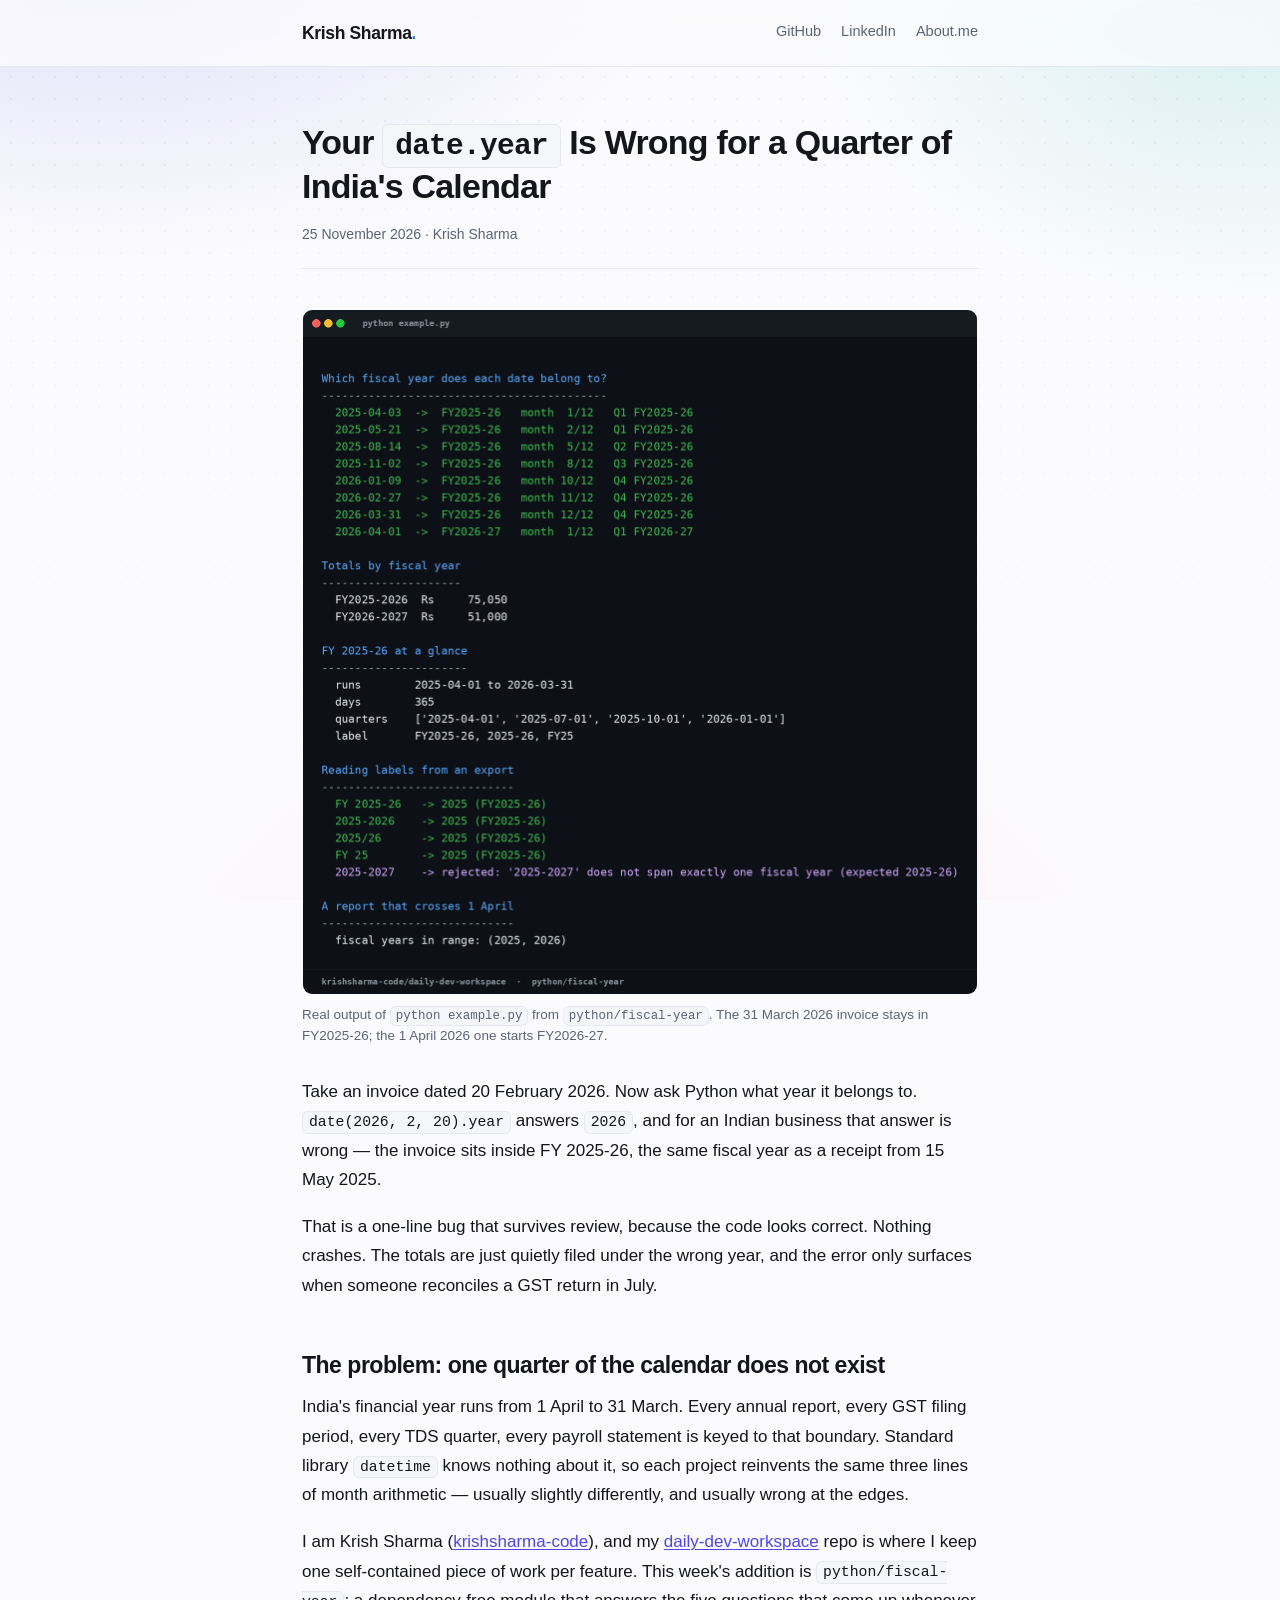
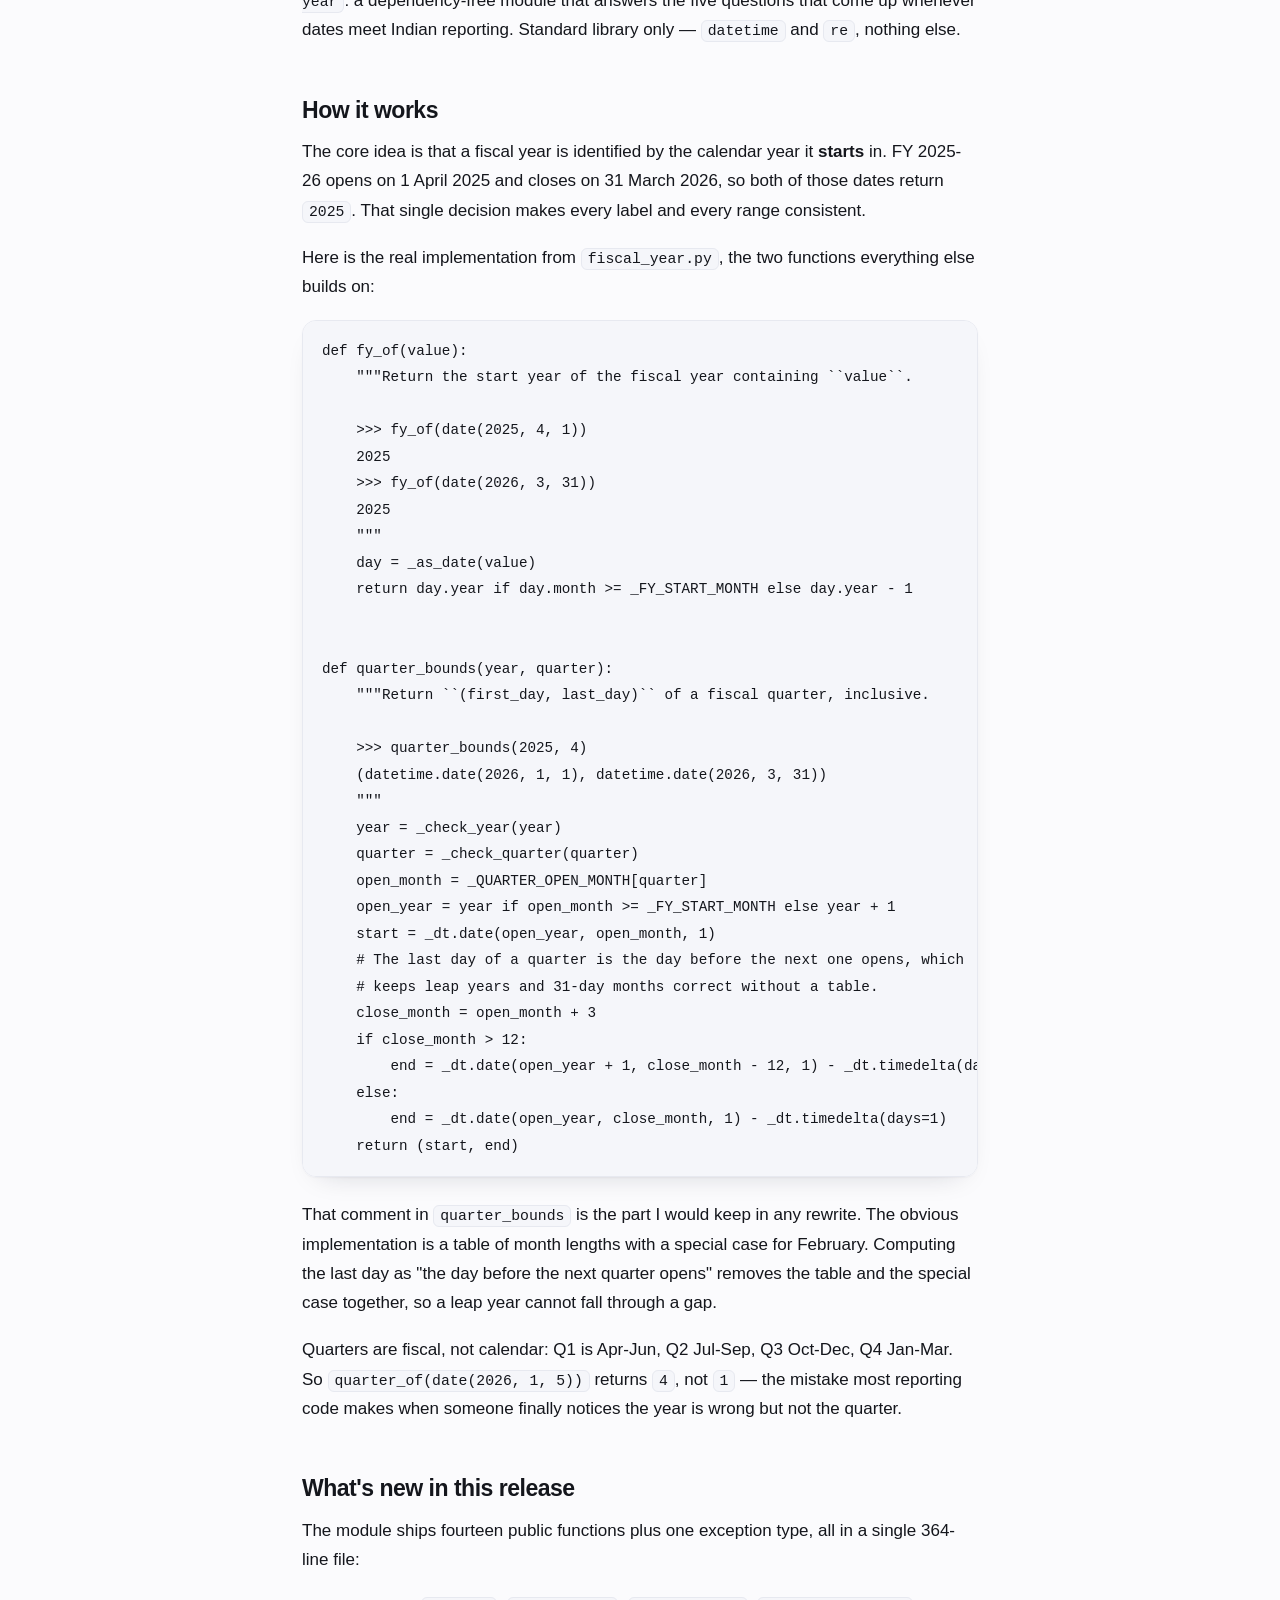
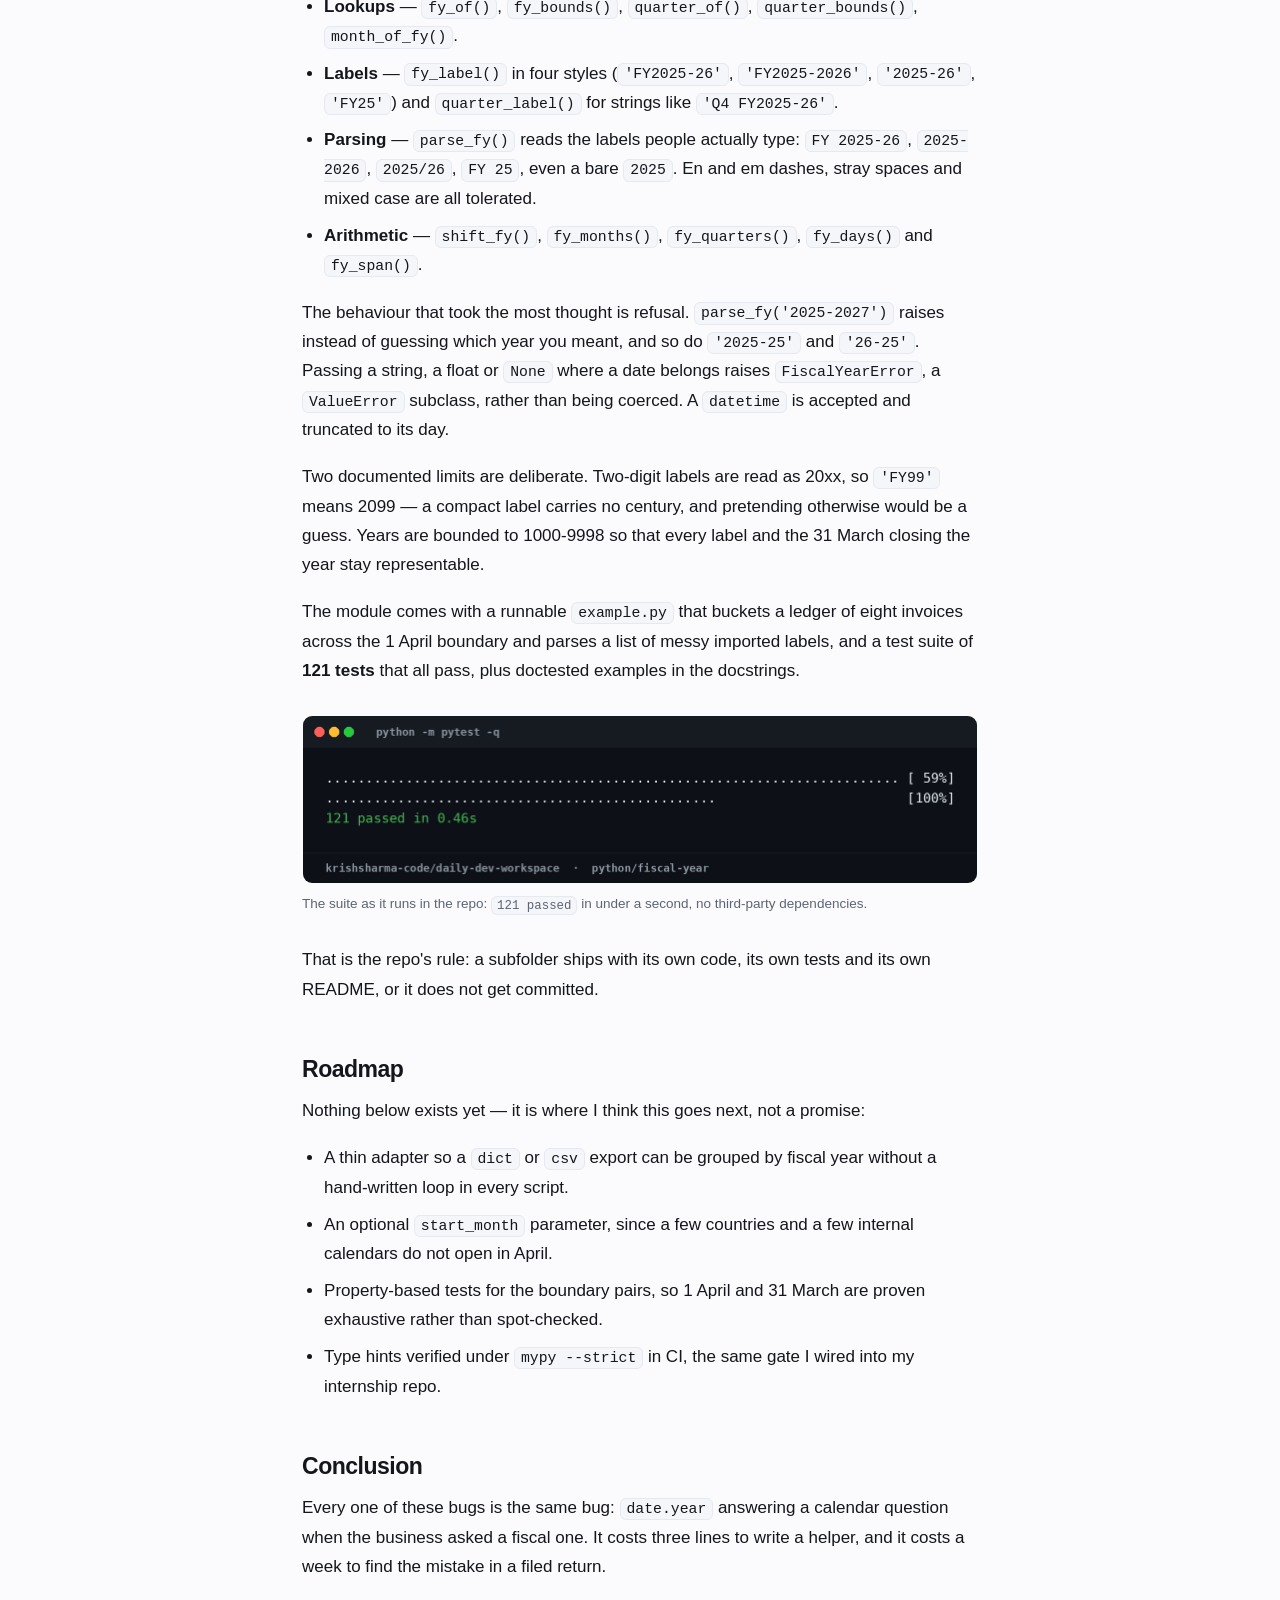
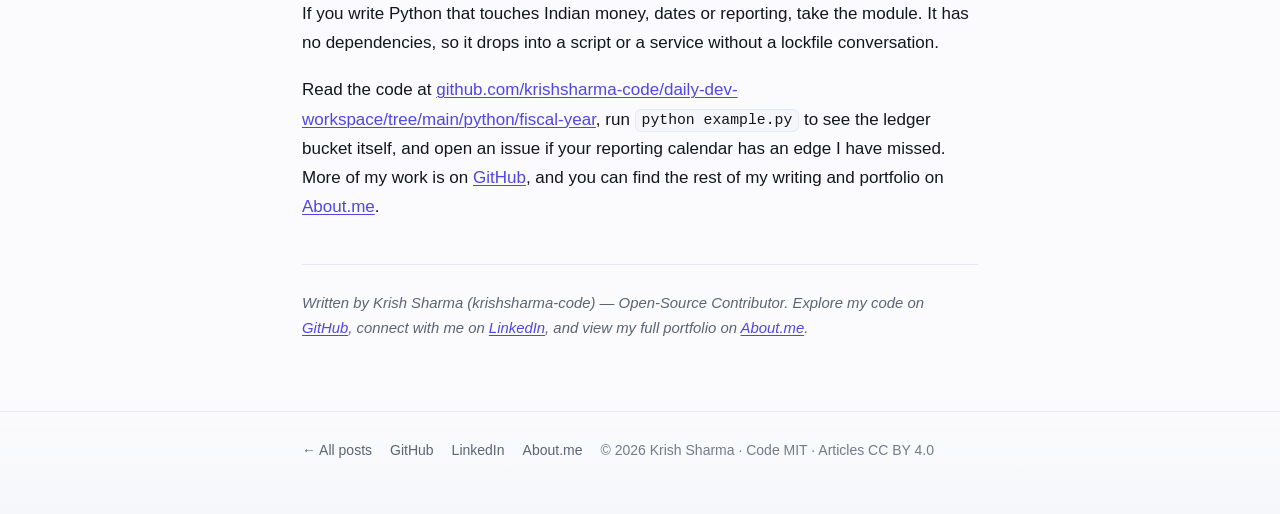
<file: posts/indian-fiscal-year-python-april-march.html>
<!DOCTYPE html>
<html lang="en">
<head>
<meta charset="utf-8">
<meta name="viewport" content="width=device-width, initial-scale=1">
<title>Your date.year Is Wrong for a Quarter of India's Calendar</title>
<meta name="description" content="India's fiscal year runs April to March, so date.year fails on every Jan-Mar date. A dependency-free Python module for FY labels, quarters and bounds.">
<link rel="canonical" href="https://krishsharma-code.github.io/posts/indian-fiscal-year-python-april-march.html">
<link rel="stylesheet" href="/assets/style.css">
<meta property="og:title" content="Your date.year Is Wrong for a Quarter of India's Calendar">
<meta property="og:description" content="India's fiscal year runs April to March, so date.year fails on every Jan-Mar date. A dependency-free Python module for FY labels, quarters and bounds.">
<meta property="og:type" content="article">
<meta property="og:url" content="https://krishsharma-code.github.io/posts/indian-fiscal-year-python-april-march.html">
<meta property="og:image" content="https://krishsharma-code.github.io/assets/img/fiscal-year-demo.png">
<meta property="og:image:width" content="1352">
<meta property="og:image:height" content="1372">
<meta property="og:image:alt" content="Terminal output of python example.py bucketing eight invoices into Indian fiscal years">
<meta name="twitter:card" content="summary_large_image">
<meta property="article:published_time" content="2026-11-25">
<meta name="author" content="Krish Sharma">
<script type="application/ld+json">
{
  "@context": "https://schema.org",
  "@type": "BlogPosting",
  "headline": "Your date.year Is Wrong for a Quarter of India's Calendar",
  "description": "India's fiscal year runs April to March, so date.year fails on every Jan-Mar date. A dependency-free Python module for FY labels, quarters and bounds.",
  "datePublished": "2026-11-25",
  "author": {
    "@type": "Person",
    "name": "Krish Sharma",
    "url": "https://about.me/krishsharma-code",
    "sameAs": [
      "https://github.com/krishsharma-code",
      "https://www.linkedin.com/in/krish-sharma07"
    ]
  },
  "image": {
    "@type": "ImageObject",
    "url": "https://krishsharma-code.github.io/assets/img/fiscal-year-demo.png",
    "width": 1352,
    "height": 1372
  },
  "mainEntityOfPage": "https://krishsharma-code.github.io/posts/indian-fiscal-year-python-april-march.html"
}
</script>
</head>
<body>

<header class="site">
  <div class="wrap">
    <a class="brand" href="/">Krish Sharma<span>.</span></a>
    <nav class="top">
      <a href="https://github.com/krishsharma-code">GitHub</a>
      <a href="https://www.linkedin.com/in/krish-sharma07">LinkedIn</a>
      <a href="https://about.me/krishsharma-code">About.me</a>
    </nav>
  </div>
</header>

<main class="wrap">
  <article>
    <h1>Your <code>date.year</code> Is Wrong for a Quarter of India's Calendar</h1>
    <p class="meta"><time datetime="2026-11-25">25 November 2026</time> · Krish Sharma</p>

    <figure>
      <img src="/assets/img/fiscal-year-demo.png" width="676" height="686" loading="eager"
           alt="Terminal output of python example.py from the fiscal-year module: eight invoice dates mapped to FY2025-26 or FY2026-27 with fiscal month and quarter labels, totals of Rs 75,050 and Rs 51,000 per fiscal year, and a rejected 2025-2027 label.">
      <figcaption>Real output of <code>python example.py</code> from <code>python/fiscal-year</code>. The 31 March 2026 invoice stays in FY2025-26; the 1 April 2026 one starts FY2026-27.</figcaption>
    </figure>

    <p>Take an invoice dated 20 February 2026. Now ask Python what year it belongs to. <code>date(2026, 2, 20).year</code> answers <code>2026</code>, and for an Indian business that answer is wrong — the invoice sits inside FY 2025-26, the same fiscal year as a receipt from 15 May 2025.</p>

    <p>That is a one-line bug that survives review, because the code looks correct. Nothing crashes. The totals are just quietly filed under the wrong year, and the error only surfaces when someone reconciles a GST return in July.</p>

    <h2>The problem: one quarter of the calendar does not exist</h2>

    <p>India's financial year runs from 1 April to 31 March. Every annual report, every GST filing period, every TDS quarter, every payroll statement is keyed to that boundary. Standard library <code>datetime</code> knows nothing about it, so each project reinvents the same three lines of month arithmetic — usually slightly differently, and usually wrong at the edges.</p>

    <p>I am Krish Sharma (<a href="https://github.com/krishsharma-code">krishsharma-code</a>), and my <a href="https://github.com/krishsharma-code/daily-dev-workspace">daily-dev-workspace</a> repo is where I keep one self-contained piece of work per feature. This week's addition is <code>python/fiscal-year</code>: a dependency-free module that answers the five questions that come up whenever dates meet Indian reporting. Standard library only — <code>datetime</code> and <code>re</code>, nothing else.</p>

    <h2>How it works</h2>

    <p>The core idea is that a fiscal year is identified by the calendar year it <strong>starts</strong> in. FY 2025-26 opens on 1 April 2025 and closes on 31 March 2026, so both of those dates return <code>2025</code>. That single decision makes every label and every range consistent.</p>

    <p>Here is the real implementation from <code>fiscal_year.py</code>, the two functions everything else builds on:</p>

    <pre><code>def fy_of(value):
    """Return the start year of the fiscal year containing ``value``.

    &gt;&gt;&gt; fy_of(date(2025, 4, 1))
    2025
    &gt;&gt;&gt; fy_of(date(2026, 3, 31))
    2025
    """
    day = _as_date(value)
    return day.year if day.month &gt;= _FY_START_MONTH else day.year - 1


def quarter_bounds(year, quarter):
    """Return ``(first_day, last_day)`` of a fiscal quarter, inclusive.

    &gt;&gt;&gt; quarter_bounds(2025, 4)
    (datetime.date(2026, 1, 1), datetime.date(2026, 3, 31))
    """
    year = _check_year(year)
    quarter = _check_quarter(quarter)
    open_month = _QUARTER_OPEN_MONTH[quarter]
    open_year = year if open_month &gt;= _FY_START_MONTH else year + 1
    start = _dt.date(open_year, open_month, 1)
    # The last day of a quarter is the day before the next one opens, which
    # keeps leap years and 31-day months correct without a table.
    close_month = open_month + 3
    if close_month &gt; 12:
        end = _dt.date(open_year + 1, close_month - 12, 1) - _dt.timedelta(days=1)
    else:
        end = _dt.date(open_year, close_month, 1) - _dt.timedelta(days=1)
    return (start, end)</code></pre>

    <p>That comment in <code>quarter_bounds</code> is the part I would keep in any rewrite. The obvious implementation is a table of month lengths with a special case for February. Computing the last day as "the day before the next quarter opens" removes the table and the special case together, so a leap year cannot fall through a gap.</p>

    <p>Quarters are fiscal, not calendar: Q1 is Apr-Jun, Q2 Jul-Sep, Q3 Oct-Dec, Q4 Jan-Mar. So <code>quarter_of(date(2026, 1, 5))</code> returns <code>4</code>, not <code>1</code> — the mistake most reporting code makes when someone finally notices the year is wrong but not the quarter.</p>

    <h2>What's new in this release</h2>

    <p>The module ships fourteen public functions plus one exception type, all in a single 364-line file:</p>

    <ul>
      <li><strong>Lookups</strong> — <code>fy_of()</code>, <code>fy_bounds()</code>, <code>quarter_of()</code>, <code>quarter_bounds()</code>, <code>month_of_fy()</code>.</li>
      <li><strong>Labels</strong> — <code>fy_label()</code> in four styles (<code>'FY2025-26'</code>, <code>'FY2025-2026'</code>, <code>'2025-26'</code>, <code>'FY25'</code>) and <code>quarter_label()</code> for strings like <code>'Q4 FY2025-26'</code>.</li>
      <li><strong>Parsing</strong> — <code>parse_fy()</code> reads the labels people actually type: <code>FY 2025-26</code>, <code>2025-2026</code>, <code>2025/26</code>, <code>FY 25</code>, even a bare <code>2025</code>. En and em dashes, stray spaces and mixed case are all tolerated.</li>
      <li><strong>Arithmetic</strong> — <code>shift_fy()</code>, <code>fy_months()</code>, <code>fy_quarters()</code>, <code>fy_days()</code> and <code>fy_span()</code>.</li>
    </ul>

    <p>The behaviour that took the most thought is refusal. <code>parse_fy('2025-2027')</code> raises instead of guessing which year you meant, and so do <code>'2025-25'</code> and <code>'26-25'</code>. Passing a string, a float or <code>None</code> where a date belongs raises <code>FiscalYearError</code>, a <code>ValueError</code> subclass, rather than being coerced. A <code>datetime</code> is accepted and truncated to its day.</p>

    <p>Two documented limits are deliberate. Two-digit labels are read as 20xx, so <code>'FY99'</code> means 2099 — a compact label carries no century, and pretending otherwise would be a guess. Years are bounded to 1000-9998 so that every label and the 31 March closing the year stay representable.</p>

    <p>The module comes with a runnable <code>example.py</code> that buckets a ledger of eight invoices across the 1 April boundary and parses a list of messy imported labels, and a test suite of <strong>121 tests</strong> that all pass, plus doctested examples in the docstrings.</p>

    <figure>
      <img src="/assets/img/fiscal-year-tests.png" width="676" height="168" loading="lazy"
           alt="Terminal showing python -m pytest -q in the fiscal-year folder, ending with 121 passed.">
      <figcaption>The suite as it runs in the repo: <code>121 passed</code> in under a second, no third-party dependencies.</figcaption>
    </figure>

    <p> That is the repo's rule: a subfolder ships with its own code, its own tests and its own README, or it does not get committed.</p>

    <h2>Roadmap</h2>

    <p>Nothing below exists yet — it is where I think this goes next, not a promise:</p>

    <ul>
      <li>A thin adapter so a <code>dict</code> or <code>csv</code> export can be grouped by fiscal year without a hand-written loop in every script.</li>
      <li>An optional <code>start_month</code> parameter, since a few countries and a few internal calendars do not open in April.</li>
      <li>Property-based tests for the boundary pairs, so 1 April and 31 March are proven exhaustive rather than spot-checked.</li>
      <li>Type hints verified under <code>mypy --strict</code> in CI, the same gate I wired into my internship repo.</li>
    </ul>

    <h2>Conclusion</h2>

    <p>Every one of these bugs is the same bug: <code>date.year</code> answering a calendar question when the business asked a fiscal one. It costs three lines to write a helper, and it costs a week to find the mistake in a filed return.</p>

    <p>If you write Python that touches Indian money, dates or reporting, take the module. It has no dependencies, so it drops into a script or a service without a lockfile conversation.</p>

    <p>Read the code at <a href="https://github.com/krishsharma-code/daily-dev-workspace/tree/main/python/fiscal-year">github.com/krishsharma-code/daily-dev-workspace/tree/main/python/fiscal-year</a>, run <code>python example.py</code> to see the ledger bucket itself, and open an issue if your reporting calendar has an edge I have missed. More of my work is on <a href="https://github.com/krishsharma-code">GitHub</a>, and you can find the rest of my writing and portfolio on <a href="https://about.me/krishsharma-code">About.me</a>.</p>

    <hr>

    <p class="bio">Written by Krish Sharma (krishsharma-code) — Open-Source Contributor. Explore my code on <a href="https://github.com/krishsharma-code">GitHub</a>, connect with me on <a href="https://www.linkedin.com/in/krish-sharma07">LinkedIn</a>, and view my full portfolio on <a href="https://about.me/krishsharma-code">About.me</a>.</p>
  </article>
</main>

<footer class="site">
  <div class="wrap">
    <a href="/">← All posts</a>
    <a href="https://github.com/krishsharma-code">GitHub</a>
    <a href="https://www.linkedin.com/in/krish-sharma07">LinkedIn</a>
    <a href="https://about.me/krishsharma-code">About.me</a>
    <span class="license">&copy; 2026 Krish Sharma &middot; Code <a href="https://github.com/krishsharma-code/krishsharma-code.github.io/blob/main/LICENSE">MIT</a> &middot; Articles <a href="https://github.com/krishsharma-code/krishsharma-code.github.io/blob/main/LICENSE-CONTENT">CC BY 4.0</a></span>
  </div>
</footer>

</body>
</html>
</file>
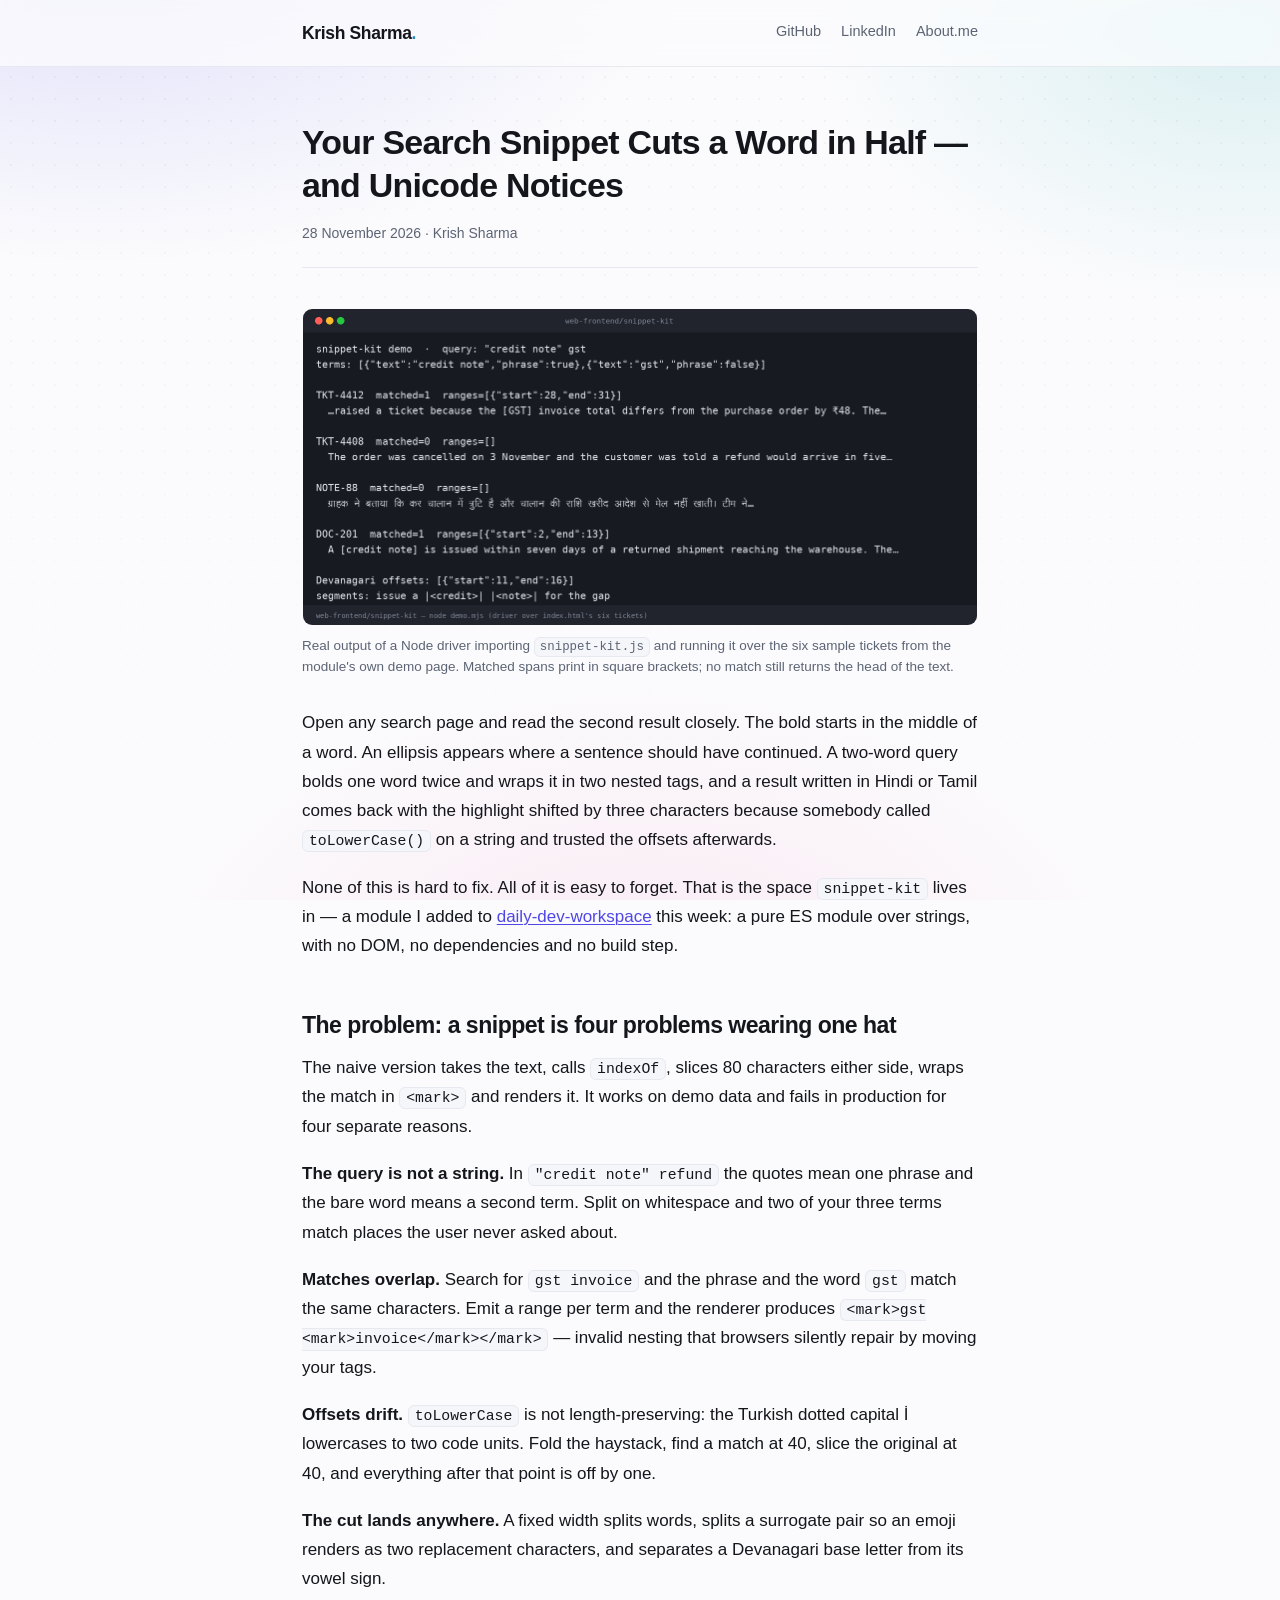
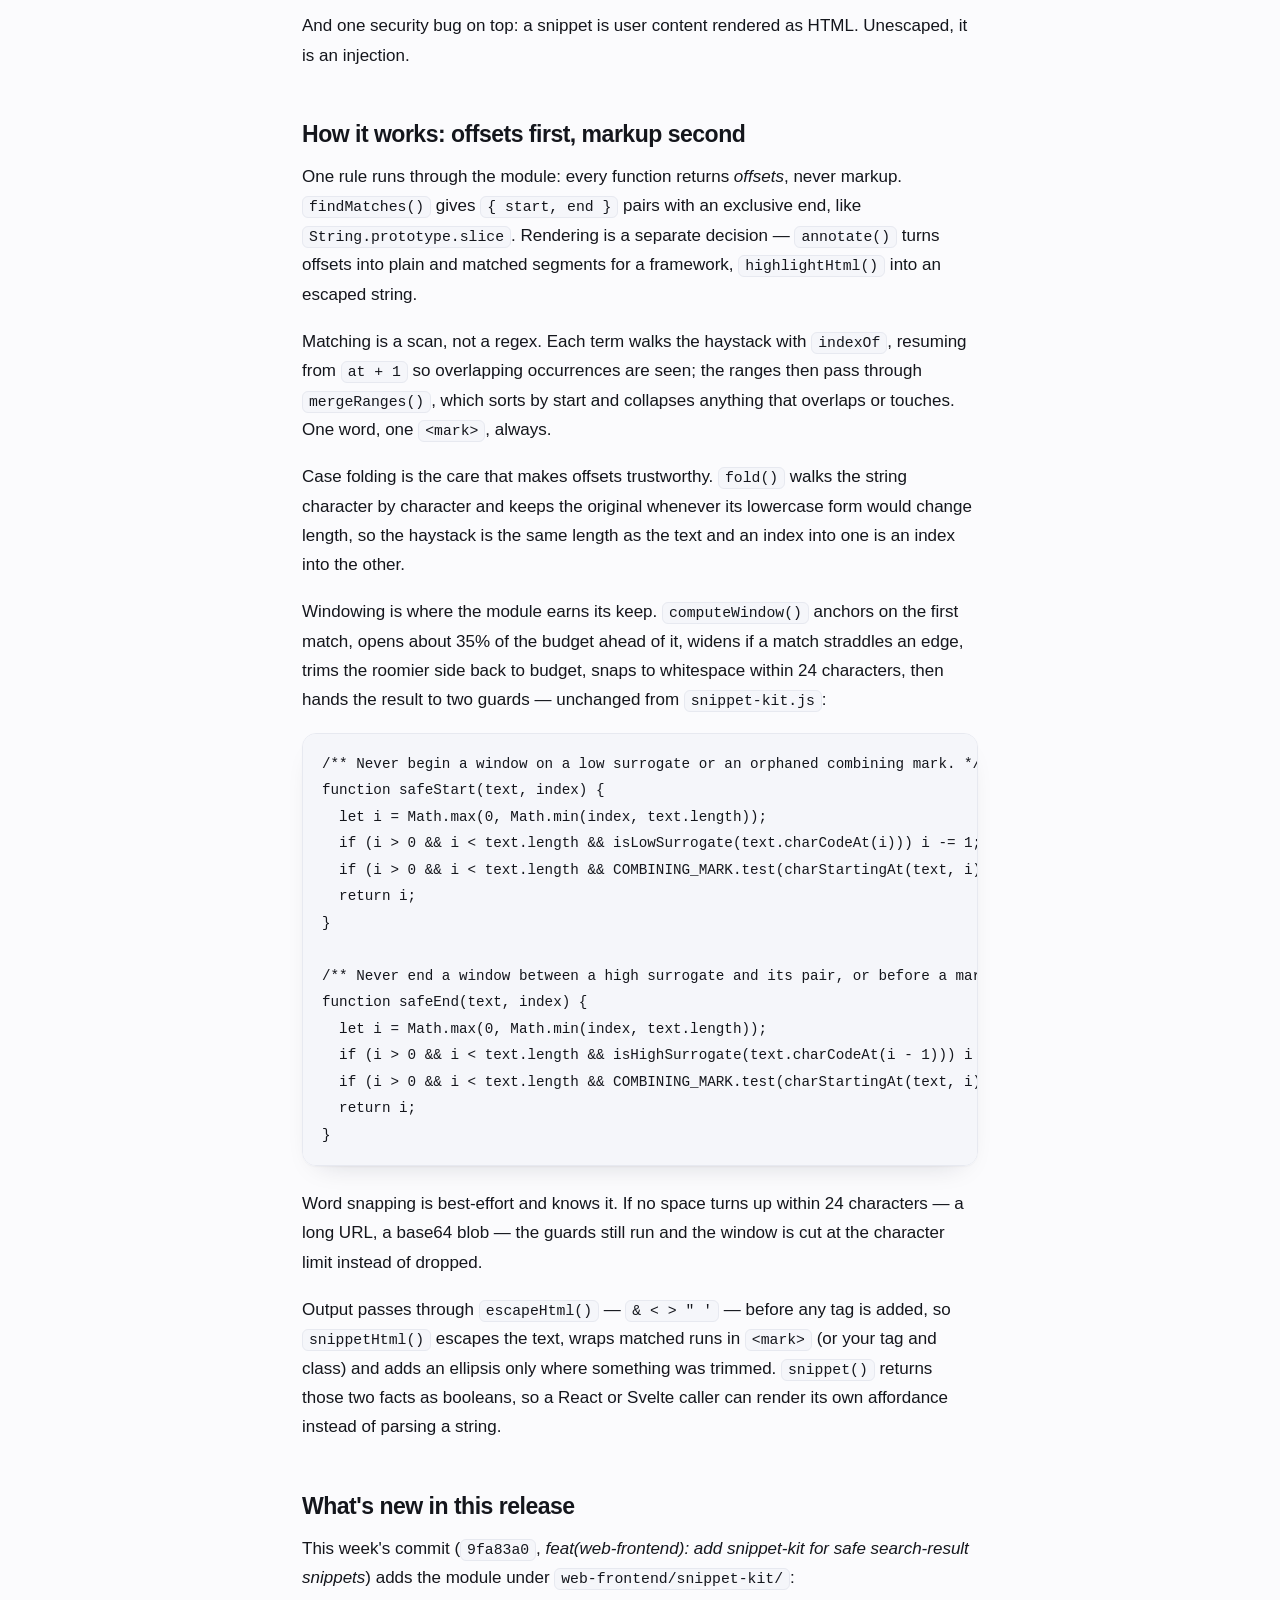
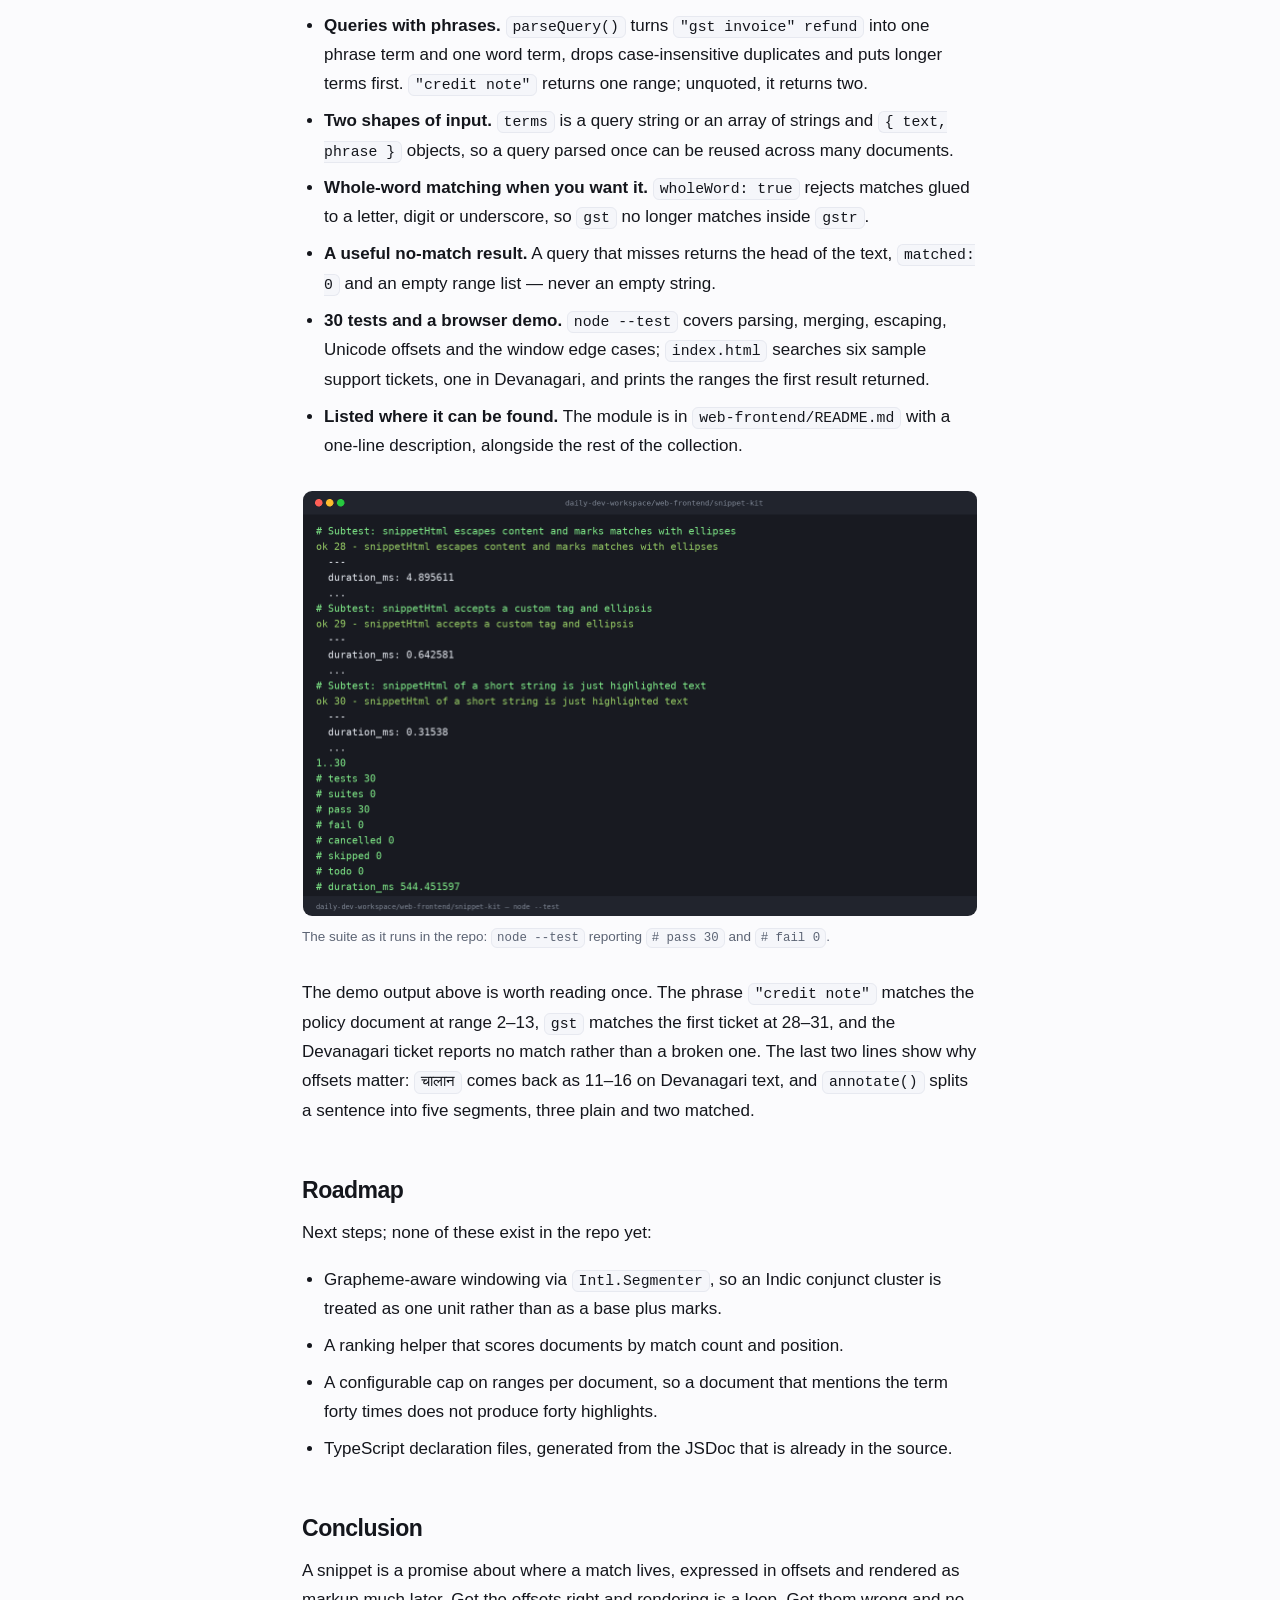
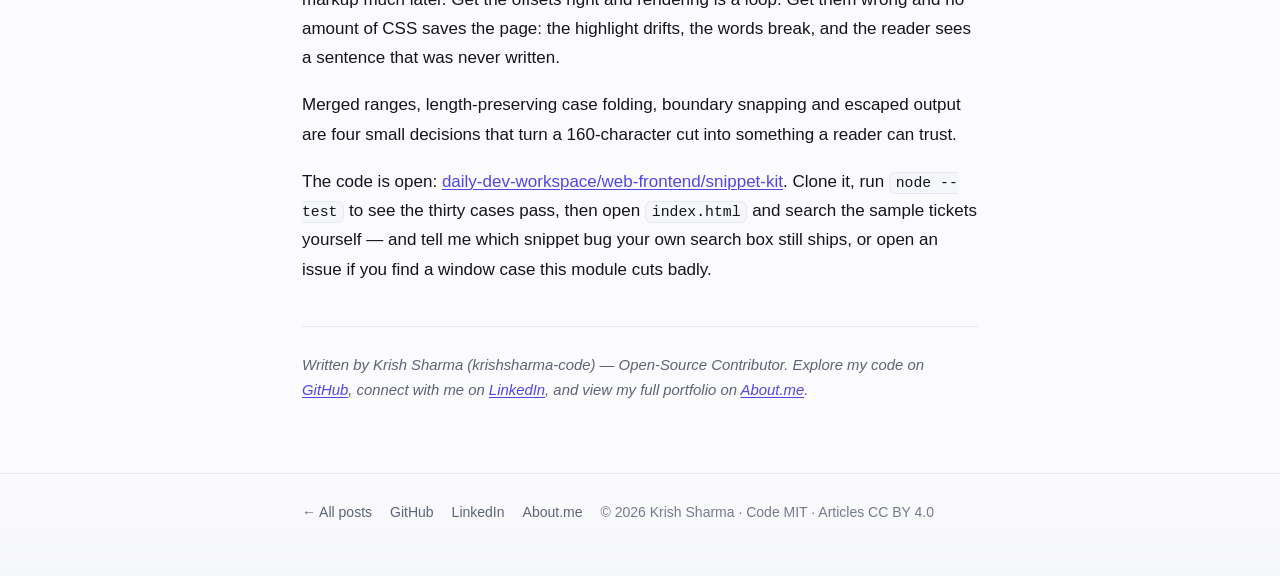
<file: posts/snippet-kit-search-snippets-js.html>
<!DOCTYPE html>
<html lang="en">
<head>
<meta charset="utf-8">
<meta name="viewport" content="width=device-width, initial-scale=1">
<title>Your Search Snippet Cuts a Word in Half — and Unicode Notices</title>
<meta name="description" content="A dependency-free ES module for search-result snippets: quoted phrases, merged Unicode-safe highlight ranges, escaped HTML and word-safe cuts.">
<link rel="canonical" href="https://krishsharma-code.github.io/posts/snippet-kit-search-snippets-js.html">
<link rel="stylesheet" href="/assets/style.css">
<meta property="og:title" content="Your Search Snippet Cuts a Word in Half — and Unicode Notices">
<meta property="og:description" content="A 160-character window around a match sounds trivial until the query has a phrase, the text is in Devanagari and the cut lands inside a word. A dependency-free ES module for the parts that break.">
<meta property="og:type" content="article">
<meta property="og:url" content="https://krishsharma-code.github.io/posts/snippet-kit-search-snippets-js.html">
<meta property="og:image" content="https://krishsharma-code.github.io/assets/img/snippet-kit-search-snippets-js-demo.png">
<meta property="og:image:width" content="1352">
<meta property="og:image:height" content="635">
<meta property="og:image:alt" content="Terminal output of a Node driver importing snippet-kit.js, showing the parsed terms for the query quote-credit-note-quote gst, per-document match counts and ranges, a Devanagari ticket with no match, and Devanagari match offsets">
<meta name="twitter:card" content="summary_large_image">
<meta property="article:published_time" content="2026-11-28">
<meta name="author" content="Krish Sharma">
<script type="application/ld+json">
{
  "@context": "https://schema.org",
  "@type": "BlogPosting",
  "headline": "Your Search Snippet Cuts a Word in Half — and Unicode Notices",
  "description": "A dependency-free ES module for search-result snippets: quoted phrases, merged Unicode-safe highlight ranges, escaped HTML and word-safe cuts.",
  "datePublished": "2026-11-28",
  "author": {
    "@type": "Person",
    "name": "Krish Sharma",
    "url": "https://about.me/krishsharma-code",
    "sameAs": [
      "https://github.com/krishsharma-code",
      "https://www.linkedin.com/in/krish-sharma07"
    ]
  },
  "mainEntityOfPage": "https://krishsharma-code.github.io/posts/snippet-kit-search-snippets-js.html"
}
</script>
</head>
<body>

<header class="site">
  <div class="wrap">
    <a class="brand" href="/">Krish Sharma<span>.</span></a>
    <nav class="top">
      <a href="https://github.com/krishsharma-code">GitHub</a>
      <a href="https://www.linkedin.com/in/krish-sharma07">LinkedIn</a>
      <a href="https://about.me/krishsharma-code">About.me</a>
    </nav>
  </div>
</header>

<main class="wrap">
  <article>
    <h1>Your Search Snippet Cuts a Word in Half — and Unicode Notices</h1>
    <p class="meta"><time datetime="2026-11-28">28 November 2026</time> · Krish Sharma</p>

    <figure>
      <img src="/assets/img/snippet-kit-search-snippets-js-demo.png" width="676" height="318" loading="eager"
           alt="Terminal output of a Node driver importing snippet-kit.js with the query quote-credit-note-quote gst: the parsed terms array shows one phrase term and one word term, TKT-4412 returns matched=1 with the range 28 to 31 around GST, TKT-4408 and the Devanagari ticket NOTE-88 return matched=0 with the head of the text, DOC-201 returns matched=1 with the range 2 to 13 around credit note, Devanagari offsets for the word chaalan come back as 11 to 16, and annotate splits a sentence into plain and matched segments.">
      <figcaption>Real output of a Node driver importing <code>snippet-kit.js</code> and running it over the six sample tickets from the module's own demo page. Matched spans print in square brackets; no match still returns the head of the text.</figcaption>
    </figure>

    <p>Open any search page and read the second result closely. The bold starts in the middle of a word. An ellipsis appears where a sentence should have continued. A two-word query bolds one word twice and wraps it in two nested tags, and a result written in Hindi or Tamil comes back with the highlight shifted by three characters because somebody called <code>toLowerCase()</code> on a string and trusted the offsets afterwards.</p>

    <p>None of this is hard to fix. All of it is easy to forget. That is the space <code>snippet-kit</code> lives in — a module I added to <a href="https://github.com/krishsharma-code/daily-dev-workspace">daily-dev-workspace</a> this week: a pure ES module over strings, with no DOM, no dependencies and no build step.</p>

    <h2>The problem: a snippet is four problems wearing one hat</h2>

    <p>The naive version takes the text, calls <code>indexOf</code>, slices 80 characters either side, wraps the match in <code>&lt;mark&gt;</code> and renders it. It works on demo data and fails in production for four separate reasons.</p>

    <p><strong>The query is not a string.</strong> In <code>"credit note" refund</code> the quotes mean one phrase and the bare word means a second term. Split on whitespace and two of your three terms match places the user never asked about.</p>

    <p><strong>Matches overlap.</strong> Search for <code>gst invoice</code> and the phrase and the word <code>gst</code> match the same characters. Emit a range per term and the renderer produces <code>&lt;mark&gt;gst &lt;mark&gt;invoice&lt;/mark&gt;&lt;/mark&gt;</code> — invalid nesting that browsers silently repair by moving your tags.</p>

    <p><strong>Offsets drift.</strong> <code>toLowerCase</code> is not length-preserving: the Turkish dotted capital İ lowercases to two code units. Fold the haystack, find a match at 40, slice the original at 40, and everything after that point is off by one.</p>

    <p><strong>The cut lands anywhere.</strong> A fixed width splits words, splits a surrogate pair so an emoji renders as two replacement characters, and separates a Devanagari base letter from its vowel sign.</p>

    <p>And one security bug on top: a snippet is user content rendered as HTML. Unescaped, it is an injection.</p>

    <h2>How it works: offsets first, markup second</h2>

    <p>One rule runs through the module: every function returns <em>offsets</em>, never markup. <code>findMatches()</code> gives <code>{ start, end }</code> pairs with an exclusive end, like <code>String.prototype.slice</code>. Rendering is a separate decision — <code>annotate()</code> turns offsets into plain and matched segments for a framework, <code>highlightHtml()</code> into an escaped string.</p>

    <p>Matching is a scan, not a regex. Each term walks the haystack with <code>indexOf</code>, resuming from <code>at + 1</code> so overlapping occurrences are seen; the ranges then pass through <code>mergeRanges()</code>, which sorts by start and collapses anything that overlaps or touches. One word, one <code>&lt;mark&gt;</code>, always.</p>

    <p>Case folding is the care that makes offsets trustworthy. <code>fold()</code> walks the string character by character and keeps the original whenever its lowercase form would change length, so the haystack is the same length as the text and an index into one is an index into the other.</p>

    <p>Windowing is where the module earns its keep. <code>computeWindow()</code> anchors on the first match, opens about 35% of the budget ahead of it, widens if a match straddles an edge, trims the roomier side back to budget, snaps to whitespace within 24 characters, then hands the result to two guards — unchanged from <code>snippet-kit.js</code>:</p>

    <pre><code>/** Never begin a window on a low surrogate or an orphaned combining mark. */
function safeStart(text, index) {
  let i = Math.max(0, Math.min(index, text.length));
  if (i &gt; 0 &amp;&amp; i &lt; text.length &amp;&amp; isLowSurrogate(text.charCodeAt(i))) i -= 1;
  if (i &gt; 0 &amp;&amp; i &lt; text.length &amp;&amp; COMBINING_MARK.test(charStartingAt(text, i))) i -= 1;
  return i;
}

/** Never end a window between a high surrogate and its pair, or before a mark. */
function safeEnd(text, index) {
  let i = Math.max(0, Math.min(index, text.length));
  if (i &gt; 0 &amp;&amp; i &lt; text.length &amp;&amp; isHighSurrogate(text.charCodeAt(i - 1))) i -= 1;
  if (i &gt; 0 &amp;&amp; i &lt; text.length &amp;&amp; COMBINING_MARK.test(charStartingAt(text, i))) i += 1;
  return i;
}</code></pre>

    <p>Word snapping is best-effort and knows it. If no space turns up within 24 characters — a long URL, a base64 blob — the guards still run and the window is cut at the character limit instead of dropped.</p>

    <p>Output passes through <code>escapeHtml()</code> — <code>&amp; &lt; &gt; " '</code> — before any tag is added, so <code>snippetHtml()</code> escapes the text, wraps matched runs in <code>&lt;mark&gt;</code> (or your tag and class) and adds an ellipsis only where something was trimmed. <code>snippet()</code> returns those two facts as booleans, so a React or Svelte caller can render its own affordance instead of parsing a string.</p>

    <h2>What's new in this release</h2>

    <p>This week's commit (<code>9fa83a0</code>, <em>feat(web-frontend): add snippet-kit for safe search-result snippets</em>) adds the module under <code>web-frontend/snippet-kit/</code>:</p>

    <ul>
      <li><strong>Queries with phrases.</strong> <code>parseQuery()</code> turns <code>"gst invoice" refund</code> into one phrase term and one word term, drops case-insensitive duplicates and puts longer terms first. <code>"credit note"</code> returns one range; unquoted, it returns two.</li>
      <li><strong>Two shapes of input.</strong> <code>terms</code> is a query string or an array of strings and <code>{ text, phrase }</code> objects, so a query parsed once can be reused across many documents.</li>
      <li><strong>Whole-word matching when you want it.</strong> <code>wholeWord: true</code> rejects matches glued to a letter, digit or underscore, so <code>gst</code> no longer matches inside <code>gstr</code>.</li>
      <li><strong>A useful no-match result.</strong> A query that misses returns the head of the text, <code>matched: 0</code> and an empty range list — never an empty string.</li>
      <li><strong>30 tests and a browser demo.</strong> <code>node --test</code> covers parsing, merging, escaping, Unicode offsets and the window edge cases; <code>index.html</code> searches six sample support tickets, one in Devanagari, and prints the ranges the first result returned.</li>
      <li><strong>Listed where it can be found.</strong> The module is in <code>web-frontend/README.md</code> with a one-line description, alongside the rest of the collection.</li>
    </ul>

    <figure>
      <img src="/assets/img/snippet-kit-search-snippets-js-tests.png" width="676" height="426" loading="lazy"
           alt="Terminal showing node --test in web-frontend/snippet-kit, with the last three passing subtests named snippetHtml escapes content and marks matches with ellipses, snippetHtml accepts a custom tag and ellipsis, and snippetHtml of a short string is just highlighted text, followed by the TAP summary line 1 to 30, tests 30, pass 30, fail 0.">
      <figcaption>The suite as it runs in the repo: <code>node --test</code> reporting <code># pass 30</code> and <code># fail 0</code>.</figcaption>
    </figure>

    <p>The demo output above is worth reading once. The phrase <code>"credit note"</code> matches the policy document at range 2–13, <code>gst</code> matches the first ticket at 28–31, and the Devanagari ticket reports no match rather than a broken one. The last two lines show why offsets matter: <code>चालान</code> comes back as 11–16 on Devanagari text, and <code>annotate()</code> splits a sentence into five segments, three plain and two matched.</p>

    <h2>Roadmap</h2>

    <p>Next steps; none of these exist in the repo yet:</p>

    <ul>
      <li>Grapheme-aware windowing via <code>Intl.Segmenter</code>, so an Indic conjunct cluster is treated as one unit rather than as a base plus marks.</li>
      <li>A ranking helper that scores documents by match count and position.</li>
      <li>A configurable cap on ranges per document, so a document that mentions the term forty times does not produce forty highlights.</li>
      <li>TypeScript declaration files, generated from the JSDoc that is already in the source.</li>
    </ul>

    <h2>Conclusion</h2>

    <p>A snippet is a promise about where a match lives, expressed in offsets and rendered as markup much later. Get the offsets right and rendering is a loop. Get them wrong and no amount of CSS saves the page: the highlight drifts, the words break, and the reader sees a sentence that was never written.</p>

    <p>Merged ranges, length-preserving case folding, boundary snapping and escaped output are four small decisions that turn a 160-character cut into something a reader can trust.</p>

    <p>The code is open: <a href="https://github.com/krishsharma-code/daily-dev-workspace/tree/main/web-frontend/snippet-kit">daily-dev-workspace/web-frontend/snippet-kit</a>. Clone it, run <code>node --test</code> to see the thirty cases pass, then open <code>index.html</code> and search the sample tickets yourself — and tell me which snippet bug your own search box still ships, or open an issue if you find a window case this module cuts badly.</p>

    <hr>

    <p class="bio">Written by Krish Sharma (krishsharma-code) — Open-Source Contributor. Explore my code on <a href="https://github.com/krishsharma-code">GitHub</a>, connect with me on <a href="https://www.linkedin.com/in/krish-sharma07">LinkedIn</a>, and view my full portfolio on <a href="https://about.me/krishsharma-code">About.me</a>.</p>
  </article>
</main>

<footer class="site">
  <div class="wrap">
    <a href="/">← All posts</a>
    <a href="https://github.com/krishsharma-code">GitHub</a>
    <a href="https://www.linkedin.com/in/krish-sharma07">LinkedIn</a>
    <a href="https://about.me/krishsharma-code">About.me</a>
    <span class="license">&copy; 2026 Krish Sharma &middot; Code <a href="https://github.com/krishsharma-code/krishsharma-code.github.io/blob/main/LICENSE">MIT</a> &middot; Articles <a href="https://github.com/krishsharma-code/krishsharma-code.github.io/blob/main/LICENSE-CONTENT">CC BY 4.0</a></span>
  </div>
</footer>

</body>
</html>
</file>
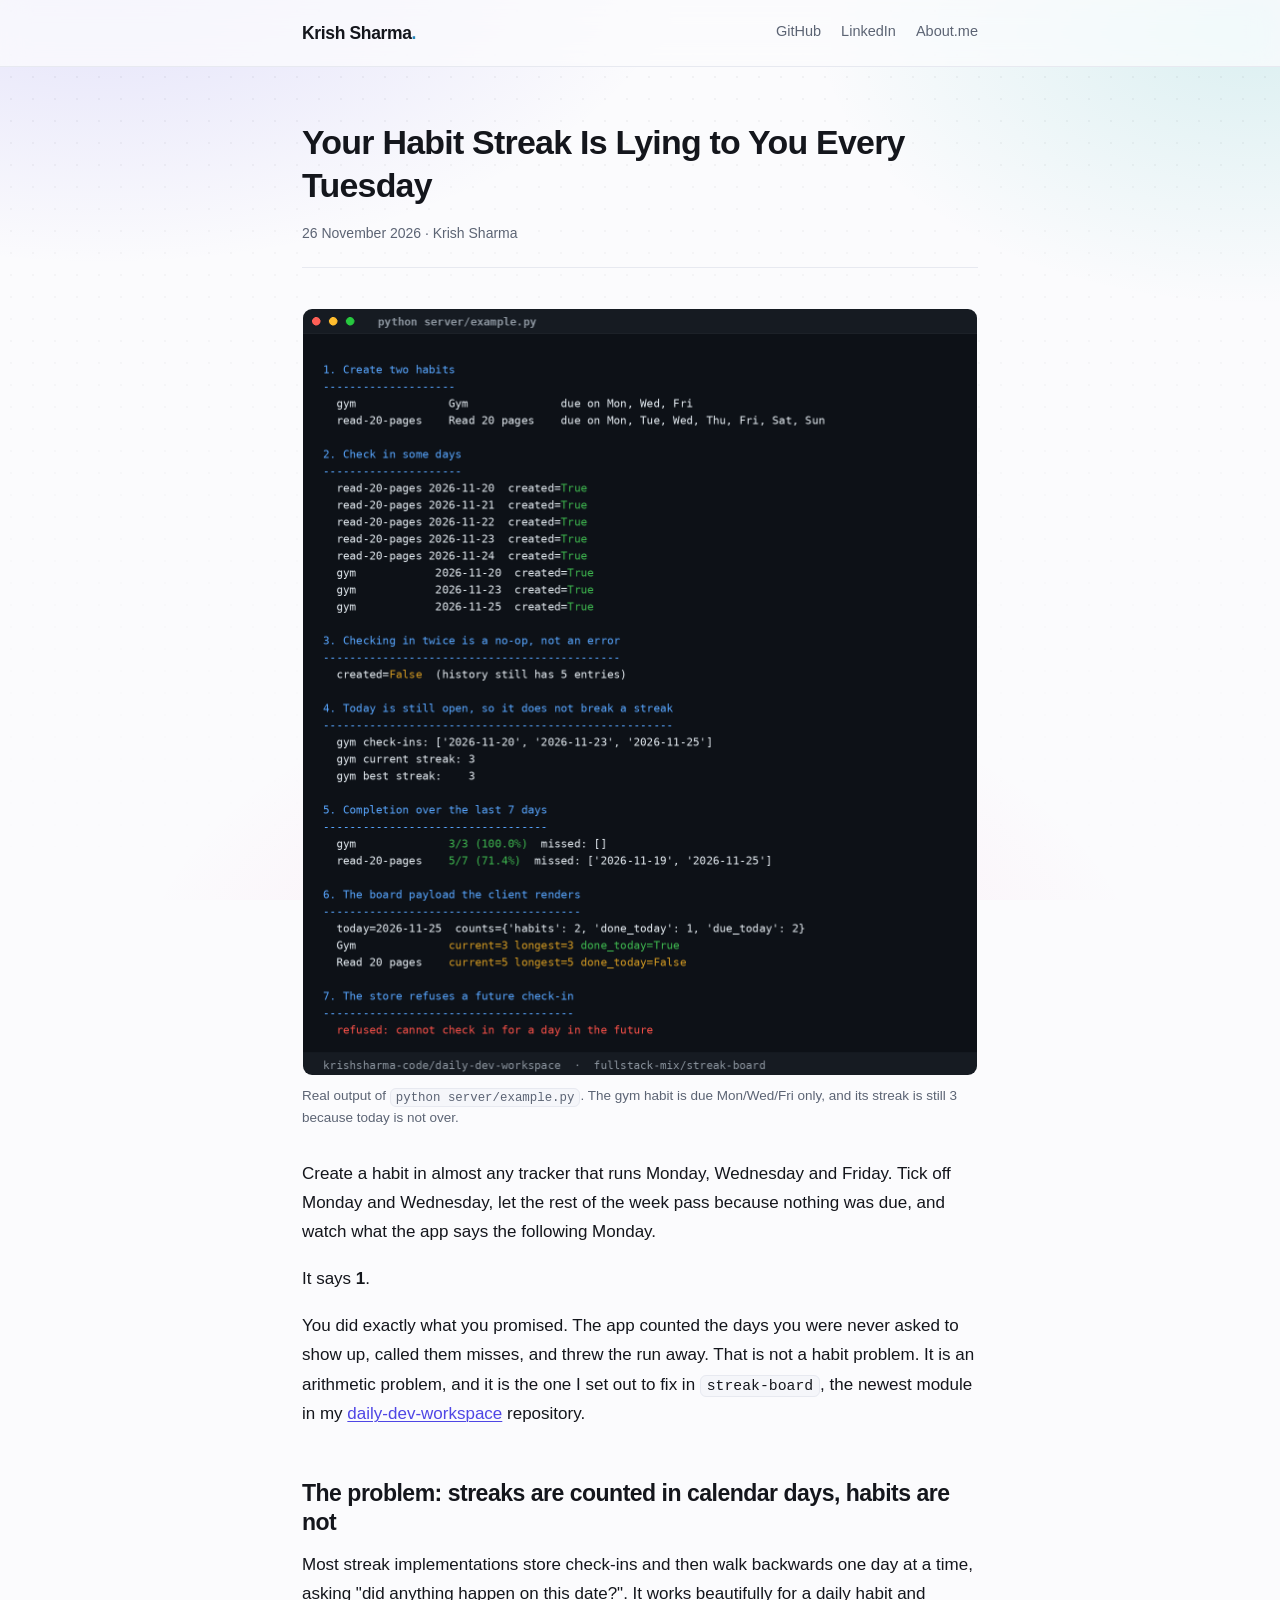
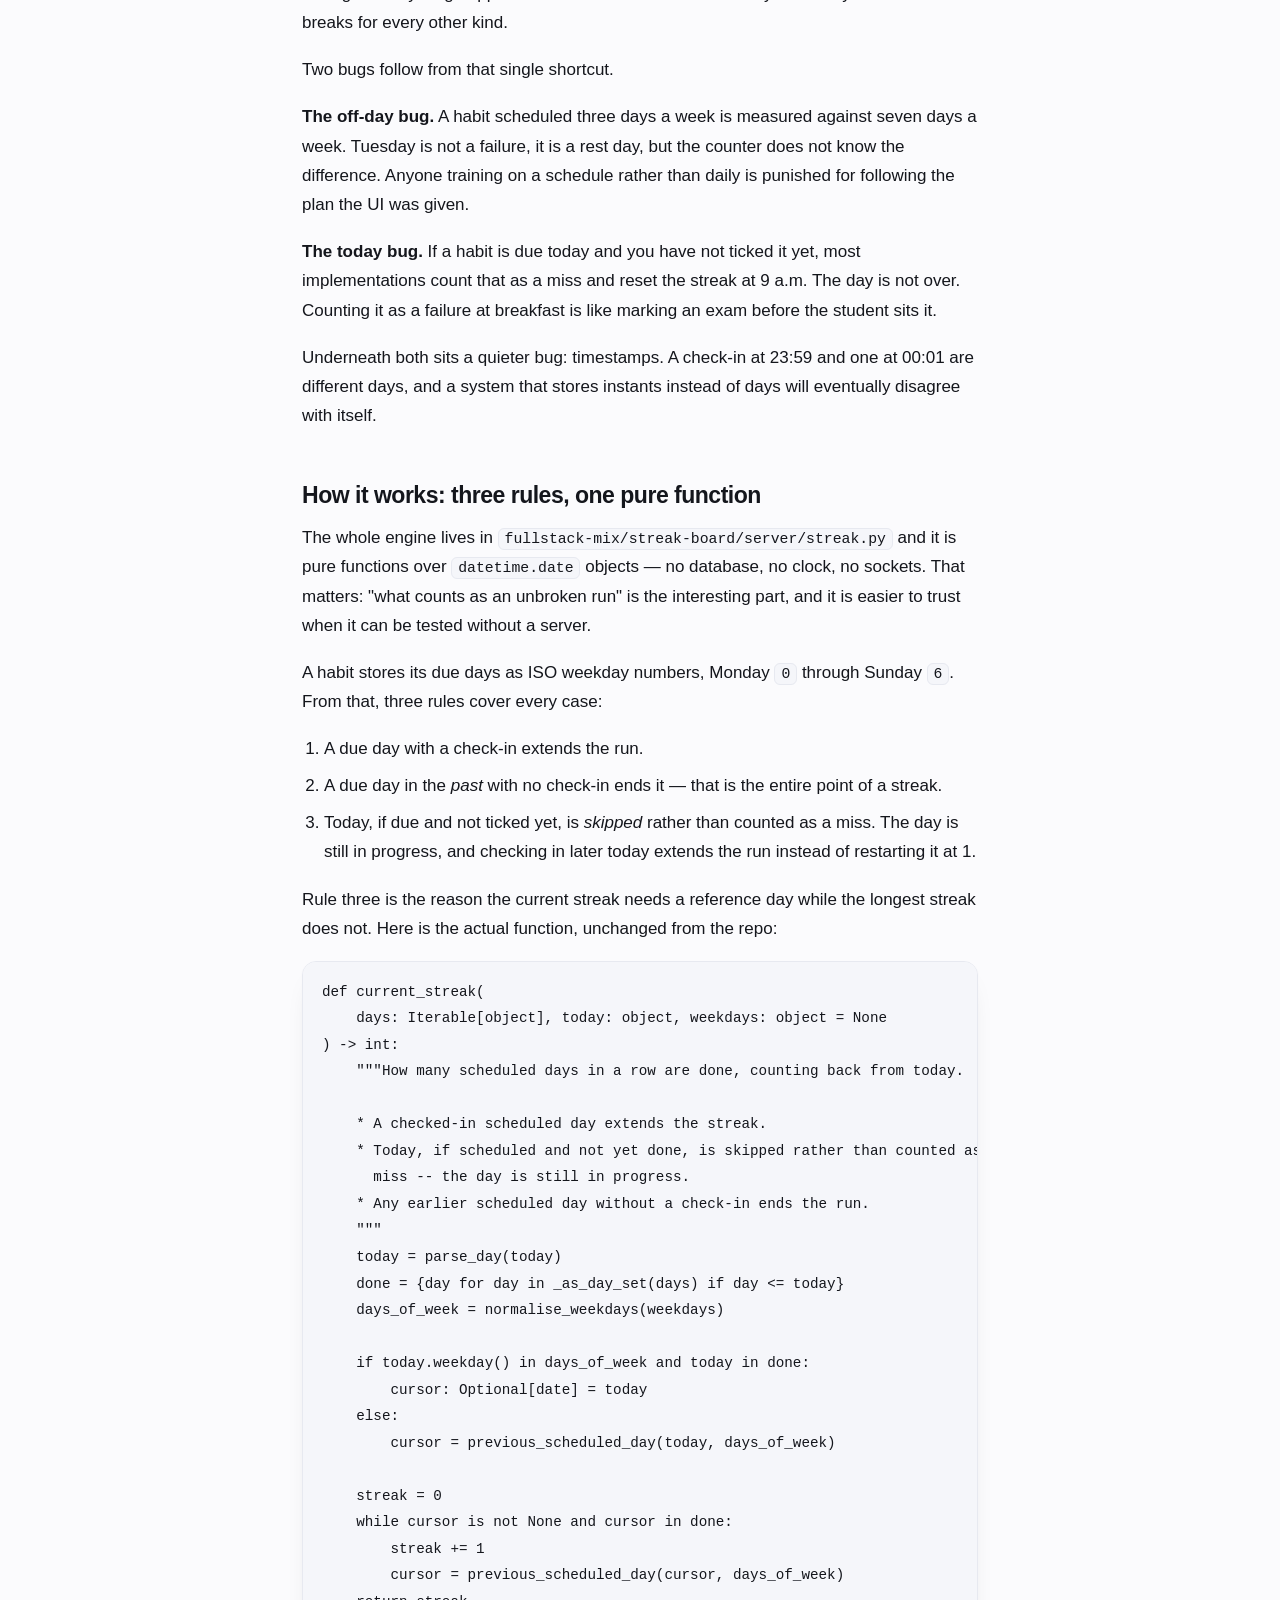
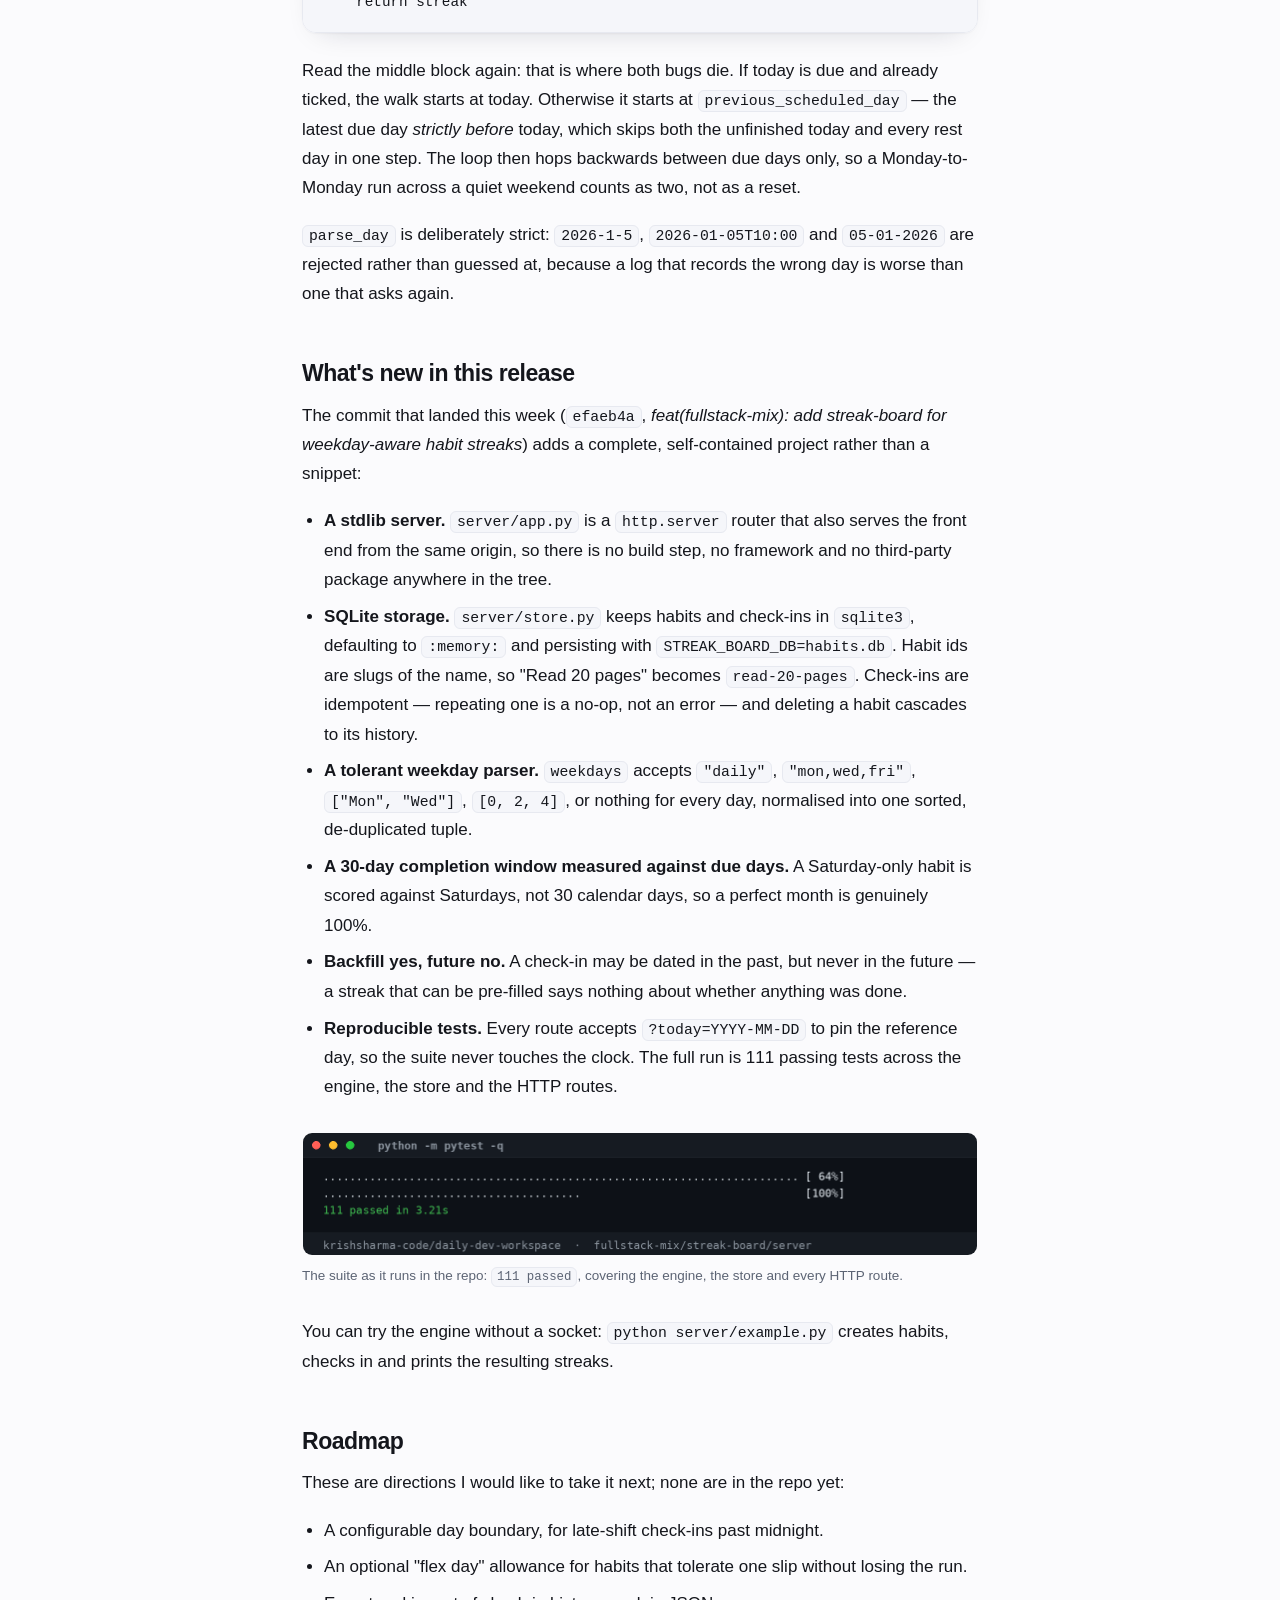
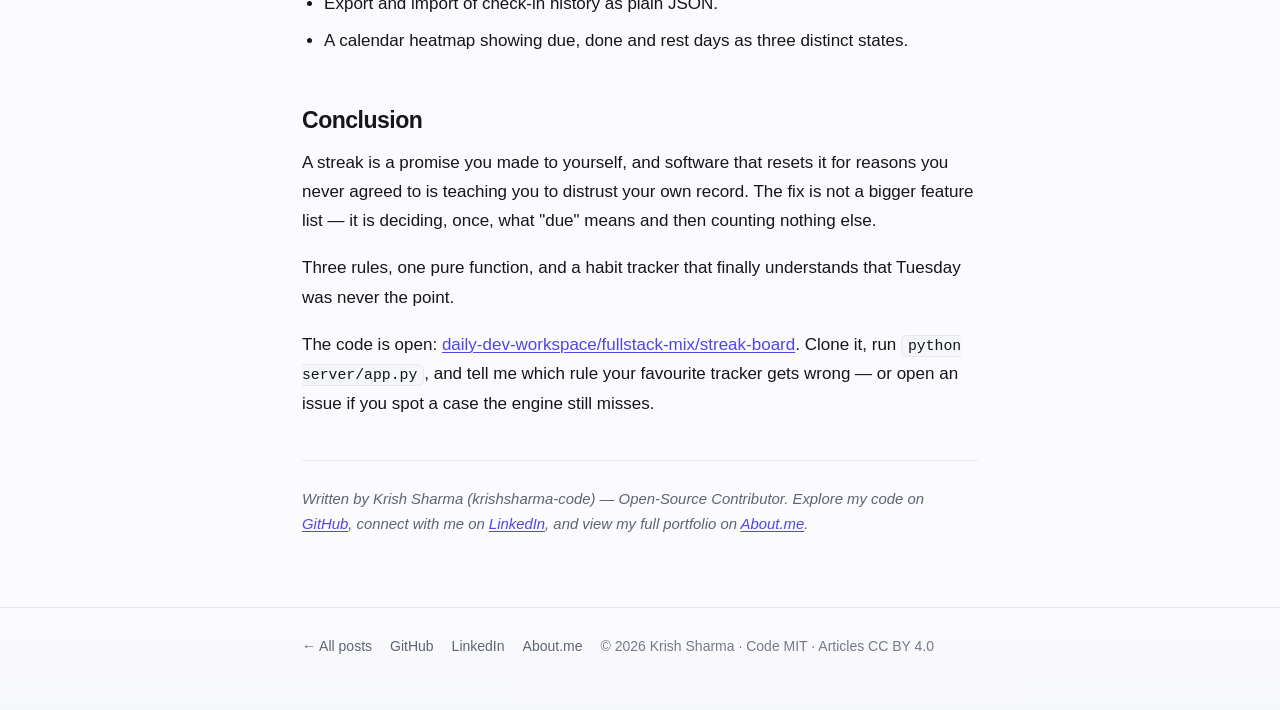
<file: posts/weekday-aware-habit-streaks-python.html>
<!DOCTYPE html>
<html lang="en">
<head>
<meta charset="utf-8">
<meta name="viewport" content="width=device-width, initial-scale=1">
<title>Your Habit Streak Is Lying to You Every Tuesday</title>
<meta name="description" content="A weekday-aware habit streak engine in pure Python: why a Mon/Wed/Fri streak must not break on Tuesday, and the three rules that fix it.">
<link rel="canonical" href="https://krishsharma-code.github.io/posts/weekday-aware-habit-streaks-python.html">
<link rel="stylesheet" href="/assets/style.css">
<meta property="og:title" content="Your Habit Streak Is Lying to You Every Tuesday">
<meta property="og:description" content="Why a Mon/Wed/Fri habit should not reset on Tuesday — and the three-rule Python engine that counts only the days you were actually due.">
<meta property="og:type" content="article">
<meta property="og:url" content="https://krishsharma-code.github.io/posts/weekday-aware-habit-streaks-python.html">
<meta property="og:image" content="https://krishsharma-code.github.io/assets/img/streak-board-demo.png">
<meta property="og:image:width" content="1352">
<meta property="og:image:height" content="1538">
<meta property="og:image:alt" content="Terminal output of python server/example.py from the streak-board module, showing a Mon/Wed/Fri habit holding a streak of 3 and a 7-day completion rate">
<meta name="twitter:card" content="summary_large_image">
<meta property="article:published_time" content="2026-11-26">
<meta name="author" content="Krish Sharma">
<script type="application/ld+json">
{
  "@context": "https://schema.org",
  "@type": "BlogPosting",
  "headline": "Your Habit Streak Is Lying to You Every Tuesday",
  "description": "A weekday-aware habit streak engine in pure Python: why a Mon/Wed/Fri streak must not break on Tuesday, and the three rules that fix it.",
  "datePublished": "2026-11-26",
  "author": {
    "@type": "Person",
    "name": "Krish Sharma",
    "url": "https://about.me/krishsharma-code",
    "sameAs": [
      "https://github.com/krishsharma-code",
      "https://www.linkedin.com/in/krish-sharma07"
    ]
  },
  "mainEntityOfPage": "https://krishsharma-code.github.io/posts/weekday-aware-habit-streaks-python.html"
}
</script>
</head>
<body>

<header class="site">
  <div class="wrap">
    <a class="brand" href="/">Krish Sharma<span>.</span></a>
    <nav class="top">
      <a href="https://github.com/krishsharma-code">GitHub</a>
      <a href="https://www.linkedin.com/in/krish-sharma07">LinkedIn</a>
      <a href="https://about.me/krishsharma-code">About.me</a>
    </nav>
  </div>
</header>

<main class="wrap">
  <article>
    <h1>Your Habit Streak Is Lying to You Every Tuesday</h1>
    <p class="meta"><time datetime="2026-11-26">26 November 2026</time> · Krish Sharma</p>

    <figure>
      <img src="/assets/img/streak-board-demo.png" width="676" height="769" loading="eager"
           alt="Terminal output of python server/example.py from the streak-board module: a Mon/Wed/Fri gym habit and a daily reading habit, check-ins for 20 to 25 November, a duplicate check-in returning created=False, the gym streak holding at 3 because today is still open, 7-day completion of 3/3 for gym and 5/7 for reading, and a future check-in refused.">
      <figcaption>Real output of <code>python server/example.py</code>. The gym habit is due Mon/Wed/Fri only, and its streak is still 3 because today is not over.</figcaption>
    </figure>

    <p>Create a habit in almost any tracker that runs Monday, Wednesday and Friday. Tick off Monday and Wednesday, let the rest of the week pass because nothing was due, and watch what the app says the following Monday.</p>

    <p>It says <strong>1</strong>.</p>

    <p>You did exactly what you promised. The app counted the days you were never asked to show up, called them misses, and threw the run away. That is not a habit problem. It is an arithmetic problem, and it is the one I set out to fix in <code>streak-board</code>, the newest module in my <a href="https://github.com/krishsharma-code/daily-dev-workspace">daily-dev-workspace</a> repository.</p>

    <h2>The problem: streaks are counted in calendar days, habits are not</h2>

    <p>Most streak implementations store check-ins and then walk backwards one day at a time, asking "did anything happen on this date?". It works beautifully for a daily habit and breaks for every other kind.</p>

    <p>Two bugs follow from that single shortcut.</p>

    <p><strong>The off-day bug.</strong> A habit scheduled three days a week is measured against seven days a week. Tuesday is not a failure, it is a rest day, but the counter does not know the difference. Anyone training on a schedule rather than daily is punished for following the plan the UI was given.</p>

    <p><strong>The today bug.</strong> If a habit is due today and you have not ticked it yet, most implementations count that as a miss and reset the streak at 9 a.m. The day is not over. Counting it as a failure at breakfast is like marking an exam before the student sits it.</p>

    <p>Underneath both sits a quieter bug: timestamps. A check-in at 23:59 and one at 00:01 are different days, and a system that stores instants instead of days will eventually disagree with itself.</p>

    <h2>How it works: three rules, one pure function</h2>

    <p>The whole engine lives in <code>fullstack-mix/streak-board/server/streak.py</code> and it is pure functions over <code>datetime.date</code> objects — no database, no clock, no sockets. That matters: "what counts as an unbroken run" is the interesting part, and it is easier to trust when it can be tested without a server.</p>

    <p>A habit stores its due days as ISO weekday numbers, Monday <code>0</code> through Sunday <code>6</code>. From that, three rules cover every case:</p>

    <ol>
      <li>A due day with a check-in extends the run.</li>
      <li>A due day in the <em>past</em> with no check-in ends it — that is the entire point of a streak.</li>
      <li>Today, if due and not ticked yet, is <em>skipped</em> rather than counted as a miss. The day is still in progress, and checking in later today extends the run instead of restarting it at 1.</li>
    </ol>

    <p>Rule three is the reason the current streak needs a reference day while the longest streak does not. Here is the actual function, unchanged from the repo:</p>

    <pre><code>def current_streak(
    days: Iterable[object], today: object, weekdays: object = None
) -&gt; int:
    """How many scheduled days in a row are done, counting back from today.

    * A checked-in scheduled day extends the streak.
    * Today, if scheduled and not yet done, is skipped rather than counted as a
      miss -- the day is still in progress.
    * Any earlier scheduled day without a check-in ends the run.
    """
    today = parse_day(today)
    done = {day for day in _as_day_set(days) if day &lt;= today}
    days_of_week = normalise_weekdays(weekdays)

    if today.weekday() in days_of_week and today in done:
        cursor: Optional[date] = today
    else:
        cursor = previous_scheduled_day(today, days_of_week)

    streak = 0
    while cursor is not None and cursor in done:
        streak += 1
        cursor = previous_scheduled_day(cursor, days_of_week)
    return streak</code></pre>

    <p>Read the middle block again: that is where both bugs die. If today is due and already ticked, the walk starts at today. Otherwise it starts at <code>previous_scheduled_day</code> — the latest due day <em>strictly before</em> today, which skips both the unfinished today and every rest day in one step. The loop then hops backwards between due days only, so a Monday-to-Monday run across a quiet weekend counts as two, not as a reset.</p>

    <p><code>parse_day</code> is deliberately strict: <code>2026-1-5</code>, <code>2026-01-05T10:00</code> and <code>05-01-2026</code> are rejected rather than guessed at, because a log that records the wrong day is worse than one that asks again.</p>

    <h2>What's new in this release</h2>

    <p>The commit that landed this week (<code>efaeb4a</code>, <em>feat(fullstack-mix): add streak-board for weekday-aware habit streaks</em>) adds a complete, self-contained project rather than a snippet:</p>

    <ul>
      <li><strong>A stdlib server.</strong> <code>server/app.py</code> is a <code>http.server</code> router that also serves the front end from the same origin, so there is no build step, no framework and no third-party package anywhere in the tree.</li>
      <li><strong>SQLite storage.</strong> <code>server/store.py</code> keeps habits and check-ins in <code>sqlite3</code>, defaulting to <code>:memory:</code> and persisting with <code>STREAK_BOARD_DB=habits.db</code>. Habit ids are slugs of the name, so "Read 20 pages" becomes <code>read-20-pages</code>. Check-ins are idempotent — repeating one is a no-op, not an error — and deleting a habit cascades to its history.</li>
      <li><strong>A tolerant weekday parser.</strong> <code>weekdays</code> accepts <code>"daily"</code>, <code>"mon,wed,fri"</code>, <code>["Mon", "Wed"]</code>, <code>[0, 2, 4]</code>, or nothing for every day, normalised into one sorted, de-duplicated tuple.</li>
      <li><strong>A 30-day completion window measured against due days.</strong> A Saturday-only habit is scored against Saturdays, not 30 calendar days, so a perfect month is genuinely 100%.</li>
      <li><strong>Backfill yes, future no.</strong> A check-in may be dated in the past, but never in the future — a streak that can be pre-filled says nothing about whether anything was done.</li>
      <li><strong>Reproducible tests.</strong> Every route accepts <code>?today=YYYY-MM-DD</code> to pin the reference day, so the suite never touches the clock. The full run is 111 passing tests across the engine, the store and the HTTP routes.</li>
    </ul>

    <figure>
      <img src="/assets/img/streak-board-tests.png" width="676" height="123" loading="lazy"
           alt="Terminal showing python -m pytest -q in the streak-board server folder, ending with 111 passed in 3.21s.">
      <figcaption>The suite as it runs in the repo: <code>111 passed</code>, covering the engine, the store and every HTTP route.</figcaption>
    </figure>

    <p>You can try the engine without a socket: <code>python server/example.py</code> creates habits, checks in and prints the resulting streaks.</p>

    <h2>Roadmap</h2>

    <p>These are directions I would like to take it next; none are in the repo yet:</p>

    <ul>
      <li>A configurable day boundary, for late-shift check-ins past midnight.</li>
      <li>An optional "flex day" allowance for habits that tolerate one slip without losing the run.</li>
      <li>Export and import of check-in history as plain JSON.</li>
      <li>A calendar heatmap showing due, done and rest days as three distinct states.</li>
    </ul>

    <h2>Conclusion</h2>

    <p>A streak is a promise you made to yourself, and software that resets it for reasons you never agreed to is teaching you to distrust your own record. The fix is not a bigger feature list — it is deciding, once, what "due" means and then counting nothing else.</p>

    <p>Three rules, one pure function, and a habit tracker that finally understands that Tuesday was never the point.</p>

    <p>The code is open: <a href="https://github.com/krishsharma-code/daily-dev-workspace/tree/main/fullstack-mix/streak-board">daily-dev-workspace/fullstack-mix/streak-board</a>. Clone it, run <code>python server/app.py</code>, and tell me which rule your favourite tracker gets wrong — or open an issue if you spot a case the engine still misses.</p>

    <hr>

    <p class="bio">Written by Krish Sharma (krishsharma-code) — Open-Source Contributor. Explore my code on <a href="https://github.com/krishsharma-code">GitHub</a>, connect with me on <a href="https://www.linkedin.com/in/krish-sharma07">LinkedIn</a>, and view my full portfolio on <a href="https://about.me/krishsharma-code">About.me</a>.</p>
  </article>
</main>

<footer class="site">
  <div class="wrap">
    <a href="/">← All posts</a>
    <a href="https://github.com/krishsharma-code">GitHub</a>
    <a href="https://www.linkedin.com/in/krish-sharma07">LinkedIn</a>
    <a href="https://about.me/krishsharma-code">About.me</a>
    <span class="license">&copy; 2026 Krish Sharma &middot; Code <a href="https://github.com/krishsharma-code/krishsharma-code.github.io/blob/main/LICENSE">MIT</a> &middot; Articles <a href="https://github.com/krishsharma-code/krishsharma-code.github.io/blob/main/LICENSE-CONTENT">CC BY 4.0</a></span>
  </div>
</footer>

</body>
</html>
</file>
<file: assets/style.css>
:root {
  --bg: #fbfbfd;
  --surface: #ffffff;
  --surface-soft: #f6f7fa;
  --text: #14161c;
  --muted: #5c6474;
  --line: #e7e9f0;
  --accent: #4f46e5;
  --accent-2: #0ea5a5;
  --code-bg: #f5f6fa;
  --radius: 14px;
  --glow-1: rgba(79, 70, 229, 0.16);
  --glow-2: rgba(14, 165, 165, 0.14);
  --glow-3: rgba(236, 72, 153, 0.10);
  --dot: rgba(20, 22, 28, 0.055);
  --header-bg: rgba(251, 251, 253, 0.78);
  --shadow: 0 1px 2px rgba(16, 24, 40, 0.04), 0 12px 28px -18px rgba(16, 24, 40, 0.22);
}

@media (prefers-color-scheme: dark) {
  :root {
    --bg: #0a0b10;
    --surface: #111319;
    --surface-soft: #14161d;
    --text: #e9ebf1;
    --muted: #98a1b3;
    --line: #232733;
    --accent: #a5b4fc;
    --accent-2: #5eead4;
    --code-bg: #14171f;
    --glow-1: rgba(99, 102, 241, 0.22);
    --glow-2: rgba(45, 212, 191, 0.14);
    --glow-3: rgba(244, 114, 182, 0.12);
    --dot: rgba(233, 235, 241, 0.06);
    --header-bg: rgba(10, 11, 16, 0.72);
    --shadow: 0 1px 2px rgba(0, 0, 0, 0.4), 0 18px 40px -24px rgba(0, 0, 0, 0.8);
  }
}

* { box-sizing: border-box; }

html { -webkit-text-size-adjust: 100%; scroll-behavior: smooth; }

body {
  margin: 0;
  color: var(--text);
  font-family: -apple-system, BlinkMacSystemFont, "Segoe UI", Inter, Roboto, "Helvetica Neue", Arial, sans-serif;
  font-size: 17px;
  line-height: 1.72;
  -webkit-font-smoothing: antialiased;
  background-color: var(--bg);
  background-image:
    radial-gradient(60rem 34rem at 8% -8%, var(--glow-1), transparent 62%),
    radial-gradient(46rem 30rem at 98% 2%, var(--glow-2), transparent 60%),
    radial-gradient(52rem 34rem at 50% 112%, var(--glow-3), transparent 62%);
  background-attachment: fixed;
  background-repeat: no-repeat;
}

/* faint dot grid over the gradient wash */
body::before {
  content: "";
  position: fixed;
  inset: 0;
  pointer-events: none;
  z-index: 0;
  background-image: radial-gradient(var(--dot) 1px, transparent 1px);
  background-size: 22px 22px;
  mask-image: linear-gradient(to bottom, rgba(0,0,0,0.9), rgba(0,0,0,0.25) 60%, transparent);
  -webkit-mask-image: linear-gradient(to bottom, rgba(0,0,0,0.9), rgba(0,0,0,0.25) 60%, transparent);
}

.wrap {
  max-width: 720px;
  margin: 0 auto;
  padding: 0 22px;
  position: relative;
  z-index: 1;
}

header.site {
  position: sticky;
  top: 0;
  z-index: 20;
  background: var(--header-bg);
  backdrop-filter: saturate(180%) blur(14px);
  -webkit-backdrop-filter: saturate(180%) blur(14px);
  border-bottom: 1px solid var(--line);
  margin-bottom: 54px;
}

header.site .wrap {
  display: flex;
  align-items: center;
  justify-content: space-between;
  gap: 16px;
  padding-top: 18px;
  padding-bottom: 18px;
  flex-wrap: wrap;
}

.brand {
  font-weight: 750;
  font-size: 17.5px;
  letter-spacing: -0.02em;
  text-decoration: none;
  color: var(--text);
}

.brand span {
  background: linear-gradient(120deg, var(--accent), var(--accent-2));
  -webkit-background-clip: text;
  background-clip: text;
  -webkit-text-fill-color: transparent;
}

nav.top { display: flex; gap: 20px; flex-wrap: wrap; }

nav.top a {
  color: var(--muted);
  text-decoration: none;
  font-size: 14.5px;
  font-weight: 500;
  padding-bottom: 2px;
  border-bottom: 1px solid transparent;
  transition: color .16s ease, border-color .16s ease;
}

nav.top a:hover { color: var(--text); border-bottom-color: var(--accent); }

h1, h2, h3 { line-height: 1.26; letter-spacing: -0.022em; font-weight: 700; }

h1 { font-size: 2.12rem; margin: 0 0 14px; }

h2 { font-size: 1.44rem; margin: 2.2em 0 0.55em; }

h3 { font-size: 1.15rem; margin: 1.8em 0 0.45em; }

p { margin: 0 0 1.05em; }

a { color: var(--accent); text-decoration-thickness: 1px; text-underline-offset: 2px; }

.lede { color: var(--muted); font-size: 1.04rem; max-width: 34em; }

.meta {
  color: var(--muted);
  font-size: 14px;
  margin: 0 0 40px;
  padding-bottom: 22px;
  border-bottom: 1px solid var(--line);
}

.meta time { font-variant-numeric: tabular-nums; }

ul, ol { margin: 0 0 1.05em; padding-left: 1.3em; }

li { margin-bottom: 0.45em; }

code {
  font-family: ui-monospace, SFMono-Regular, Menlo, Consolas, "Liberation Mono", monospace;
  font-size: 0.87em;
  background: var(--code-bg);
  padding: 0.14em 0.4em;
  border-radius: 6px;
  border: 1px solid var(--line);
}

pre {
  background: var(--code-bg);
  border: 1px solid var(--line);
  border-radius: var(--radius);
  padding: 17px 19px;
  overflow-x: auto;
  margin: 0 0 1.35em;
  line-height: 1.56;
  box-shadow: var(--shadow);
}

pre code { background: none; border: 0; padding: 0; font-size: 0.84em; }

table {
  width: 100%;
  border-collapse: collapse;
  margin: 0 0 1.4em;
  font-size: 0.9rem;
  background: var(--surface);
  border: 1px solid var(--line);
  border-radius: var(--radius);
  overflow: hidden;
  box-shadow: var(--shadow);
}

th, td {
  text-align: left;
  padding: 11px 13px;
  border-bottom: 1px solid var(--line);
  vertical-align: top;
}

tr:last-child td { border-bottom: 0; }

th {
  background: var(--surface-soft);
  font-weight: 650;
  font-size: 0.86rem;
  color: var(--muted);
}

.table-scroll { overflow-x: auto; margin-bottom: 1.4em; }
.table-scroll table { margin-bottom: 0; }

blockquote {
  margin: 0 0 1.3em;
  padding: 4px 0 4px 16px;
  border-left: 3px solid var(--accent);
  color: var(--muted);
}

hr {
  border: 0;
  border-top: 1px solid var(--line);
  margin: 42px 0 26px;
}

.bio {
  font-size: 0.93rem;
  color: var(--muted);
  font-style: italic;
  line-height: 1.68;
}

.post-list { list-style: none; padding: 0; margin: 0; }

.post-list li {
  padding: 22px 22px 20px;
  margin: 0 0 14px;
  background: var(--surface);
  border: 1px solid var(--line);
  border-radius: var(--radius);
  box-shadow: var(--shadow);
  transition: transform .16s ease, border-color .16s ease, box-shadow .16s ease;
}

.post-list li:hover {
  transform: translateY(-2px);
  border-color: color-mix(in srgb, var(--accent) 38%, var(--line));
}

.post-list a.title {
  font-size: 1.17rem;
  font-weight: 680;
  text-decoration: none;
  color: var(--text);
  display: block;
  margin-bottom: 7px;
  letter-spacing: -0.014em;
}

.post-list a.title:hover { color: var(--accent); }

.post-list p { margin: 0 0 10px; color: var(--muted); font-size: 0.95rem; }

.post-list .date {
  font-size: 13px;
  color: var(--muted);
  font-variant-numeric: tabular-nums;
  text-transform: uppercase;
  letter-spacing: 0.05em;
}

footer.site {
  position: relative;
  z-index: 1;
  border-top: 1px solid var(--line);
  margin-top: 70px;
  padding: 26px 0 52px;
  color: var(--muted);
  font-size: 14px;
  background: linear-gradient(to bottom, transparent, var(--surface-soft));
}

footer.site a { color: var(--muted); text-decoration: none; }
footer.site a:hover { color: var(--accent); }

footer.site .wrap { display: flex; gap: 18px; flex-wrap: wrap; align-items: center; }

.license { opacity: 0.85; }

article figure {
  margin: 30px 0;
}

article figure img {
  display: block;
  width: 100%;
  max-width: 100%;
  height: auto;
  border-radius: 10px;
  border: 1px solid var(--border, rgba(255, 255, 255, 0.09));
}

article figcaption {
  margin-top: 10px;
  font-size: 13.5px;
  line-height: 1.55;
  color: var(--muted);
}

article figcaption code {
  font-size: 0.92em;
}

@media (max-width: 560px) {
  body { font-size: 16.5px; }
  h1 { font-size: 1.76rem; }
  header.site { margin-bottom: 34px; }
  header.site .wrap { padding-top: 15px; padding-bottom: 15px; }
  .post-list li { padding: 18px 17px 16px; }
}

@media (prefers-reduced-motion: reduce) {
  * { transition: none !important; }
  html { scroll-behavior: auto; }
}
</file>
<file: gndit-campus-3d/assets/style.css>
:root {
  --ink: #f2f0ea;
  --ink-dim: #a8a49b;
  --bg: #10131a;
  --glass: rgba(16, 19, 26, 0.78);
  --line: rgba(255, 255, 255, 0.12);
  --accent: #7fd1ae;
  --accent-ink: #0b1a14;
  --radius: 14px;
  --shadow: 0 12px 40px rgba(0, 0, 0, 0.45);
}

* { box-sizing: border-box; }

html, body {
  margin: 0;
  height: 100%;
  overflow: hidden;
  background: var(--bg);
  color: var(--ink);
  font: 14px/1.45 "Inter", "Segoe UI", system-ui, -apple-system, sans-serif;
  -webkit-font-smoothing: antialiased;
}

#scene { position: fixed; inset: 0; display: block; width: 100%; height: 100%; touch-action: none; }

/* ---------------------------------------------------------------- top bar */
#topbar {
  position: fixed;
  top: 0; left: 0; right: 0;
  display: flex;
  align-items: center;
  gap: 14px;
  padding: 12px 16px;
  background: linear-gradient(180deg, rgba(10, 12, 17, 0.92), rgba(10, 12, 17, 0));
  z-index: 20;
  pointer-events: none;
}
#topbar > * { pointer-events: auto; }

.brand { display: flex; align-items: center; gap: 10px; min-width: 0; }
.brand-mark {
  display: grid; place-items: center;
  width: 34px; height: 34px;
  border-radius: 10px;
  background: var(--accent);
  color: var(--accent-ink);
  font-weight: 800;
  letter-spacing: -0.5px;
  flex: 0 0 auto;
}
.brand-text { display: flex; flex-direction: column; line-height: 1.15; min-width: 0; }
.brand-text strong { font-size: 14px; font-weight: 650; white-space: nowrap; }
.brand-text em { font-style: normal; font-size: 11.5px; color: var(--ink-dim); white-space: nowrap; }

.search { position: relative; flex: 1 1 320px; max-width: 420px; margin: 0 auto; }
.search input {
  width: 100%;
  padding: 10px 14px;
  border-radius: 999px;
  border: 1px solid var(--line);
  background: var(--glass);
  backdrop-filter: blur(14px);
  color: var(--ink);
  font: inherit;
  outline: none;
}
.search input:focus { border-color: rgba(127, 209, 174, 0.65); }
.search input::placeholder { color: var(--ink-dim); }
#suggest {
  position: absolute;
  top: calc(100% + 6px);
  left: 0; right: 0;
  margin: 0; padding: 6px;
  list-style: none;
  border-radius: 12px;
  border: 1px solid var(--line);
  background: var(--glass);
  backdrop-filter: blur(14px);
  box-shadow: var(--shadow);
  max-height: 46vh;
  overflow: auto;
}
#suggest li {
  padding: 8px 10px;
  border-radius: 8px;
  cursor: pointer;
  display: flex;
  justify-content: space-between;
  gap: 10px;
}
#suggest li:hover, #suggest li[aria-selected="true"] { background: rgba(127, 209, 174, 0.16); }
#suggest li span { color: var(--ink-dim); font-size: 12px; }
#suggest li.empty { color: var(--ink-dim); cursor: default; }

.actions { display: flex; gap: 8px; }

/* ------------------------------------------------------------------ buttons */
.btn {
  padding: 9px 14px;
  border-radius: 10px;
  border: 1px solid var(--line);
  background: var(--glass);
  backdrop-filter: blur(14px);
  color: var(--ink);
  font: inherit;
  font-weight: 550;
  cursor: pointer;
  white-space: nowrap;
  transition: background 0.15s, border-color 0.15s, transform 0.1s;
}
.btn:hover { background: rgba(127, 209, 174, 0.18); border-color: rgba(127, 209, 174, 0.45); }
.btn:active { transform: translateY(1px); }
.btn.ghost { background: transparent; }
.btn.small { padding: 7px 11px; font-size: 12.5px; }
.btn[aria-pressed="true"] { background: var(--accent); color: var(--accent-ink); border-color: var(--accent); }

/* -------------------------------------------------------------------- cards */
.card {
  position: fixed;
  border-radius: var(--radius);
  border: 1px solid var(--line);
  background: var(--glass);
  backdrop-filter: blur(16px);
  box-shadow: var(--shadow);
  padding: 14px;
  z-index: 15;
}
.card h2 { margin: 0 0 4px; font-size: 15px; font-weight: 650; }
.muted { color: var(--ink-dim); }
.small { font-size: 12px; }

#panel { top: 84px; right: 16px; width: 258px; }
#panel .close {
  position: absolute; top: 8px; right: 10px;
  border: 0; background: none; color: var(--ink-dim);
  font-size: 20px; line-height: 1; cursor: pointer;
}
#panel dl { display: grid; grid-template-columns: auto 1fr; gap: 4px 12px; margin: 12px 0; }
#panel dt { color: var(--ink-dim); font-size: 12.5px; }
#panel dd { margin: 0; font-size: 13px; }

#trace-card { top: 84px; left: 16px; width: 300px; }
#trace-card .steps { margin: 8px 0; padding-left: 18px; font-size: 12.5px; color: #d8d5cc; }
#trace-card .steps li { margin-bottom: 4px; }
#trace-card .row, #trace-form .row { display: flex; gap: 8px; flex-wrap: wrap; margin-top: 10px; }
#trace-form { margin-top: 12px; display: grid; gap: 10px; }
#trace-form label { display: grid; gap: 4px; font-size: 12.5px; color: var(--ink-dim); }
#trace-form input, #trace-form select {
  padding: 8px 10px;
  border-radius: 8px;
  border: 1px solid var(--line);
  background: rgba(255, 255, 255, 0.06);
  color: var(--ink);
  font: inherit;
}
kbd {
  padding: 1px 5px; border-radius: 4px;
  border: 1px solid var(--line); background: rgba(255, 255, 255, 0.08);
  font-size: 11px;
}

#clock { left: 16px; bottom: 16px; width: 250px; }
#clock label { display: flex; justify-content: space-between; font-size: 12.5px; color: var(--ink-dim); }
#clock output { color: var(--ink); font-variant-numeric: tabular-nums; }
#clock input[type="range"] { width: 100%; margin: 8px 0 4px; accent-color: var(--accent); }
.legend { display: flex; flex-wrap: wrap; gap: 4px 12px; font-size: 11.5px; color: var(--ink-dim); }
.legend span { display: inline-flex; align-items: center; gap: 5px; }
.legend i { width: 9px; height: 9px; border-radius: 2px; display: inline-block; }

#hint { left: 50%; transform: translateX(-50%); bottom: 16px; padding: 8px 14px; color: var(--ink-dim); }

#credit {
  position: fixed;
  right: 12px; bottom: 8px;
  font-size: 10.5px;
  color: rgba(255, 255, 255, 0.45);
  text-align: right;
  max-width: 46vw;
  z-index: 14;
}
#credit a { color: rgba(255, 255, 255, 0.62); }

/* ------------------------------------------------------------------- loader */
#loader {
  position: fixed; inset: 0;
  display: grid; place-items: center;
  background: #0c0f14;
  z-index: 40;
  transition: opacity 0.4s;
}
#loader.done { opacity: 0; pointer-events: none; }
.loader-box { text-align: center; color: var(--ink-dim); }
.spinner {
  width: 30px; height: 30px;
  margin: 0 auto 12px;
  border: 2.5px solid rgba(255, 255, 255, 0.14);
  border-top-color: var(--accent);
  border-radius: 50%;
  animation: spin 0.9s linear infinite;
}
@keyframes spin { to { transform: rotate(360deg); } }

/* ------------------------------------------------------------------- mobile */
@media (max-width: 780px) {
  #topbar { flex-wrap: wrap; gap: 10px; padding: 10px 12px; }
  .brand-text em { display: none; }
  .search { order: 3; flex: 1 1 100%; max-width: none; }
  .actions { margin-left: auto; gap: 6px; }
  .btn { padding: 8px 11px; font-size: 12.5px; }
  #panel, #trace-card { top: auto; left: 12px; right: 12px; width: auto; bottom: 12px; max-height: 52vh; overflow: auto; }
  #clock { left: 12px; right: 12px; width: auto; bottom: 42px; }
  #panel, #trace-card { bottom: 12px; }
  #clock { bottom: 12px; }
  #hint { display: none; }
  #credit { left: 12px; right: 12px; max-width: none; text-align: center; bottom: 2px; font-size: 10px; }
  body.panel-open #clock { display: none; }
}
</file>
